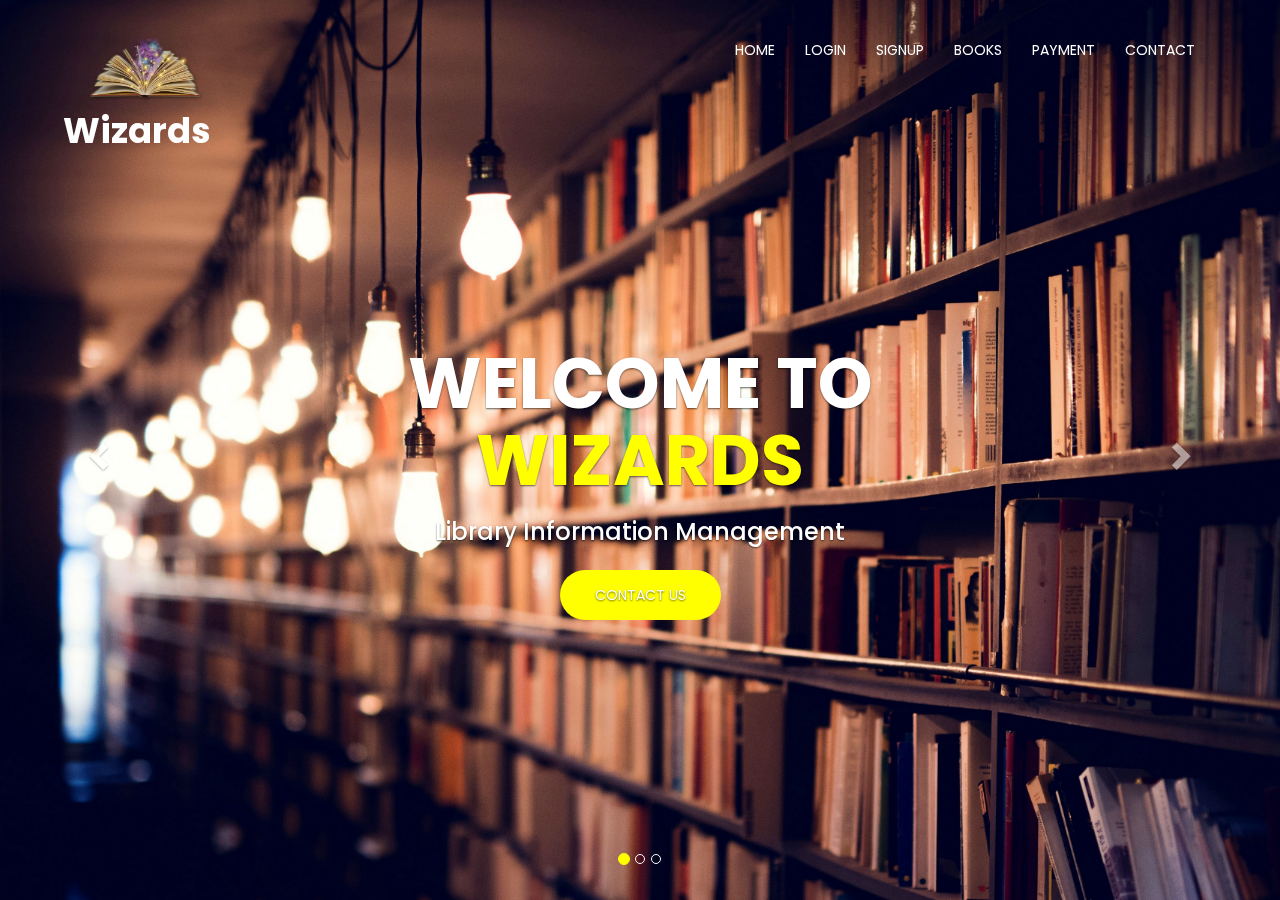
<file: library/index.html>
<!DOCTYPE html>
<html lang="en">
<head>
    <meta charset="utf-8">
    <meta http-equiv="X-UA-Compatible" content="IE=edge">
    <meta name="viewport" content="width=device-width, initial-scale=1">
    <title>Home Page</title>
    <link href="https://fonts.googleapis.com/css2?family=Poppins:wght@300;400;500;600;700;900&display=swap" rel="stylesheet">
    <link href="https://cdnjs.cloudflare.com/ajax/libs/twitter-bootstrap/3.3.7/css/bootstrap.min.css" rel="stylesheet">
    <link href="https://cdnjs.cloudflare.com/ajax/libs/animate.css/3.6.2/animate.min.css" rel="stylesheet">
    <link rel="stylesheet" href="index.css">    

</head>
<body>

    <header>
        <nav class="navbar navbar-default navbar-fixed-top navbar-inverse">
            <div class="container">
                <div class="navbar-header">
                    <button type="button" class="navbar-toggle collapsed" data-toggle="collapse" data-target="#bs-example-navbar-collapse-1" aria-expanded="false">
                        <span class="sr-only">Toggle navigation</span>
                        <span class="icon-bar"></span>
                        <span class="icon-bar"></span>
                        <span class="icon-bar"></span>
                    </button>   
                    <div class="text-center logo mb-3">
						<img src="magicbook_logo.png" width="150px">
                    </div>
                        <a class="navbar-brand" href="#">Wizards</a>
                </div>
                <div class="collapse navbar-collapse" id="bs-example-navbar-collapse-1">

                    <ul class="nav navbar-nav navbar-right">
                        <li><a href="index.html" target="_blank">Home</a></li>
                        <li><a href="login.html" target="_blank">Login</a></li>
                        <li><a href="register.html" target="_blank">SignUp</a></li>
                        <li><a href="books.html" target="_blank">Books</a></li>
                        <li><a href="payment.html" target="_blank">Payment</a></li>
                        <li><a href="contact_us.html" target="_blank">Contact</a></li>
                    </ul>
                </div><!-- /.navbar-collapse -->
            </div><!-- /.container-fluid -->
        </nav>


        <div id="carousel-example-generic" class="carousel slide" data-ride="carousel">
            <!-- Indicators -->
            <ol class="carousel-indicators">
                <li data-target="#carousel-example-generic" data-slide-to="0" class="active"></li>
                <li data-target="#carousel-example-generic" data-slide-to="1"></li>
                <li data-target="#carousel-example-generic" data-slide-to="2"></li>
            </ol>

            <!-- Wrapper for slides -->
            <div class="carousel-inner" role="listbox">
                <div class="item active">
                    <div class="banner" style="background-image: url(bookimg_5.jpg);"></div>
                    <div class="carousel-caption">
                        <h2 class="animated bounceInRight" style="animation-delay: 1s">Welcome to <span>Wizards</span></h2>
                        <h3 class="animated bounceInLeft" style="animation-delay: 2s">Library Information Management</h3>
                        <p class="animated bounceInRight" style="animation-delay: 3s"><a href="contact_us.html" target="_blank">Contact us</a></p>
                    </div>
                </div>
                <div class="item">
                    <div class="banner" style="background-image: url(bookimg_3.jpg);"></div>
                    <div class="carousel-caption">
                        <h2 class="animated slideInDown" style="animation-delay: 1s">Welcome to <span>Wizards</span></h2>
                        <h3 class="animated fadeInUp" style="animation-delay: 2s">Library Information Management</h3>
                        <p class="animated zoomIn" style="animation-delay: 3s"><a href="contact_us.html" target="_blank" >Contact us</a></p>
                    </div>
                </div>
                <div class="item">
                    <div class="banner" style="background-image: url(bookimg_4.jpg);"></div>
                    <div class="carousel-caption">
                        <h2 class="animated zoomIn" style="animation-delay: 1s">We Are <span>Diligent</span></h2>
                        <h3 class="animated fadeInLeft" style="animation-delay: 2s">Library Information Management</h3>
                        <p class="animated zoomIn" style="animation-delay: 3s"><a href="contact_us.html" target="_blank">Contact us</a></p>
                    </div>
                </div>

            </div>

            <!-- Controls -->
            <a class="left carousel-control" href="#carousel-example-generic" role="button" data-slide="prev">
                <span class="glyphicon glyphicon-chevron-left" aria-hidden="true"></span>
                <span class="sr-only">Previous</span>
            </a>
            <a class="right carousel-control" href="#carousel-example-generic" role="button" data-slide="next">
                <span class="glyphicon glyphicon-chevron-right" aria-hidden="true"></span>
                <span class="sr-only">Next</span>
            </a>
        </div>

    </header>

    <script src="https://cdnjs.cloudflare.com/ajax/libs/jquery/3.5.1/jquery.min.js"></script>
    <script src="https://cdnjs.cloudflare.com/ajax/libs/twitter-bootstrap/3.3.7/js/bootstrap.min.js"></script>
</body>
</html>
</file>
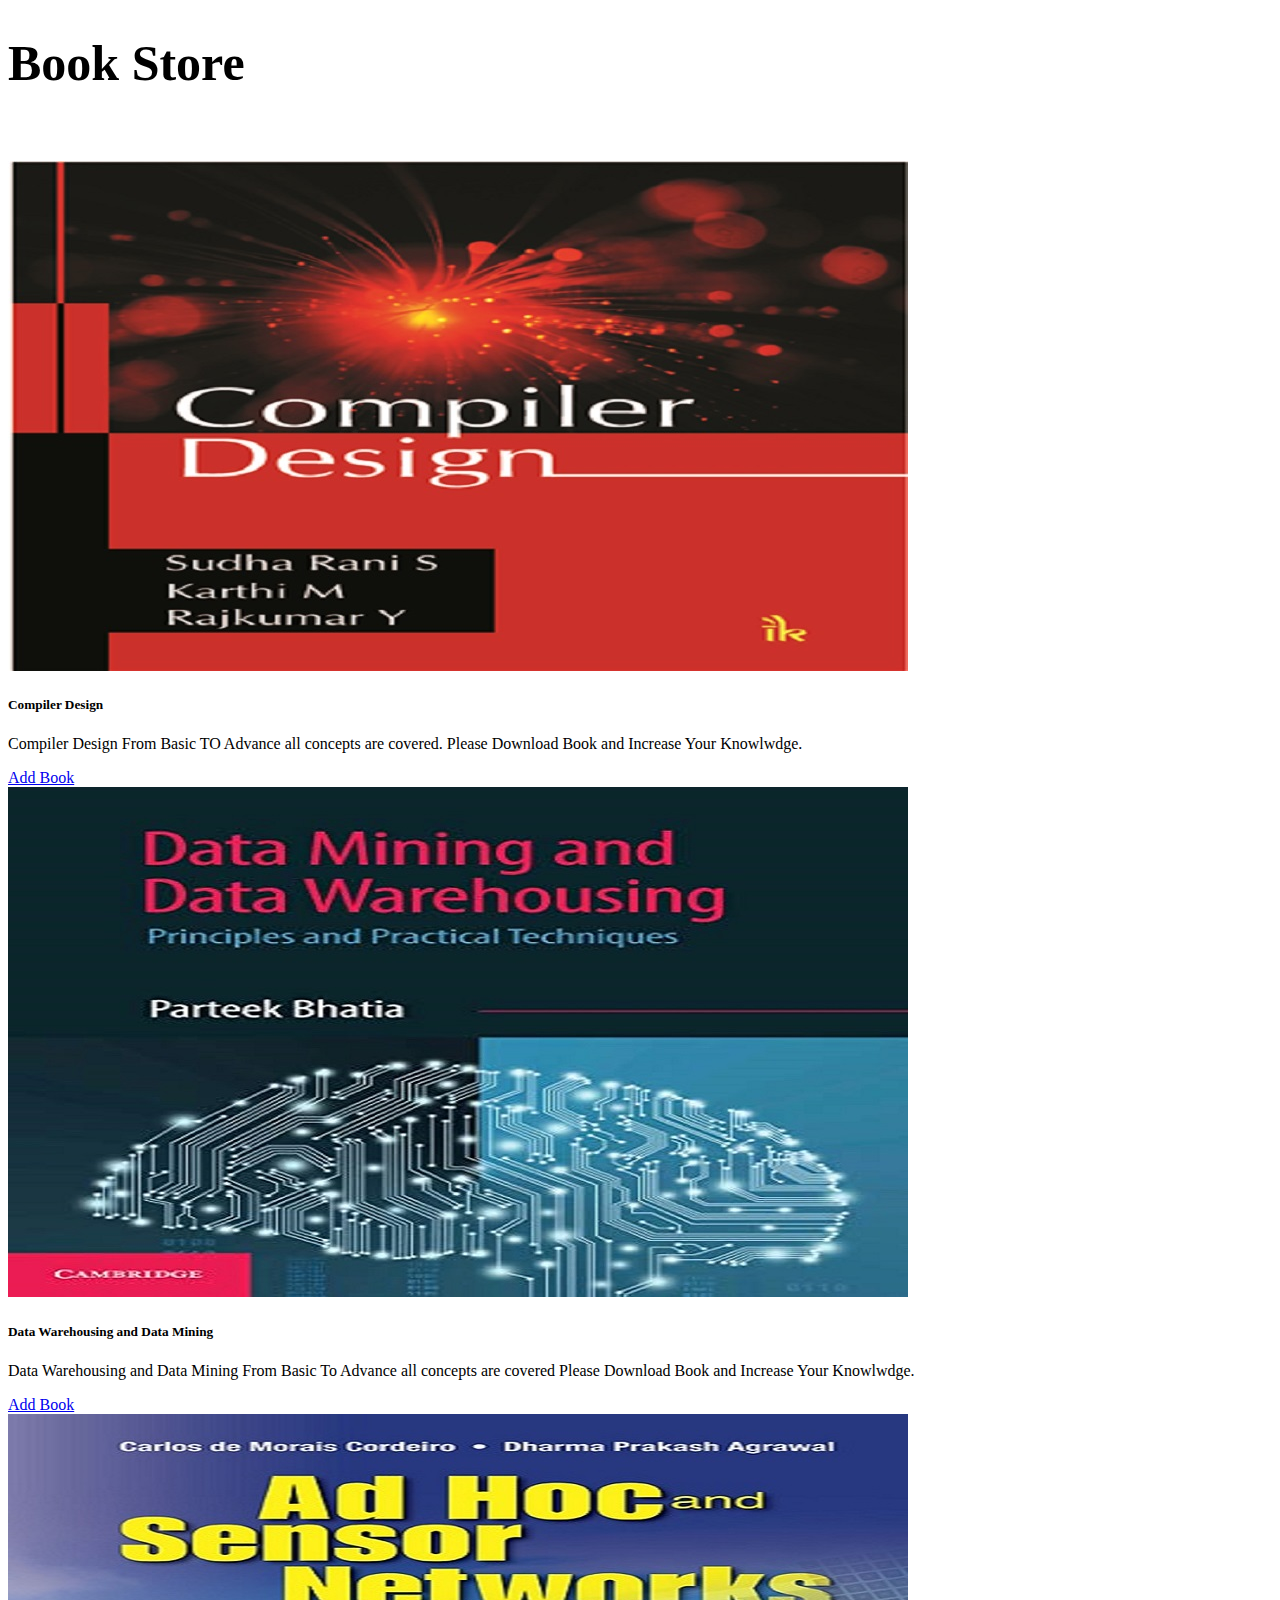
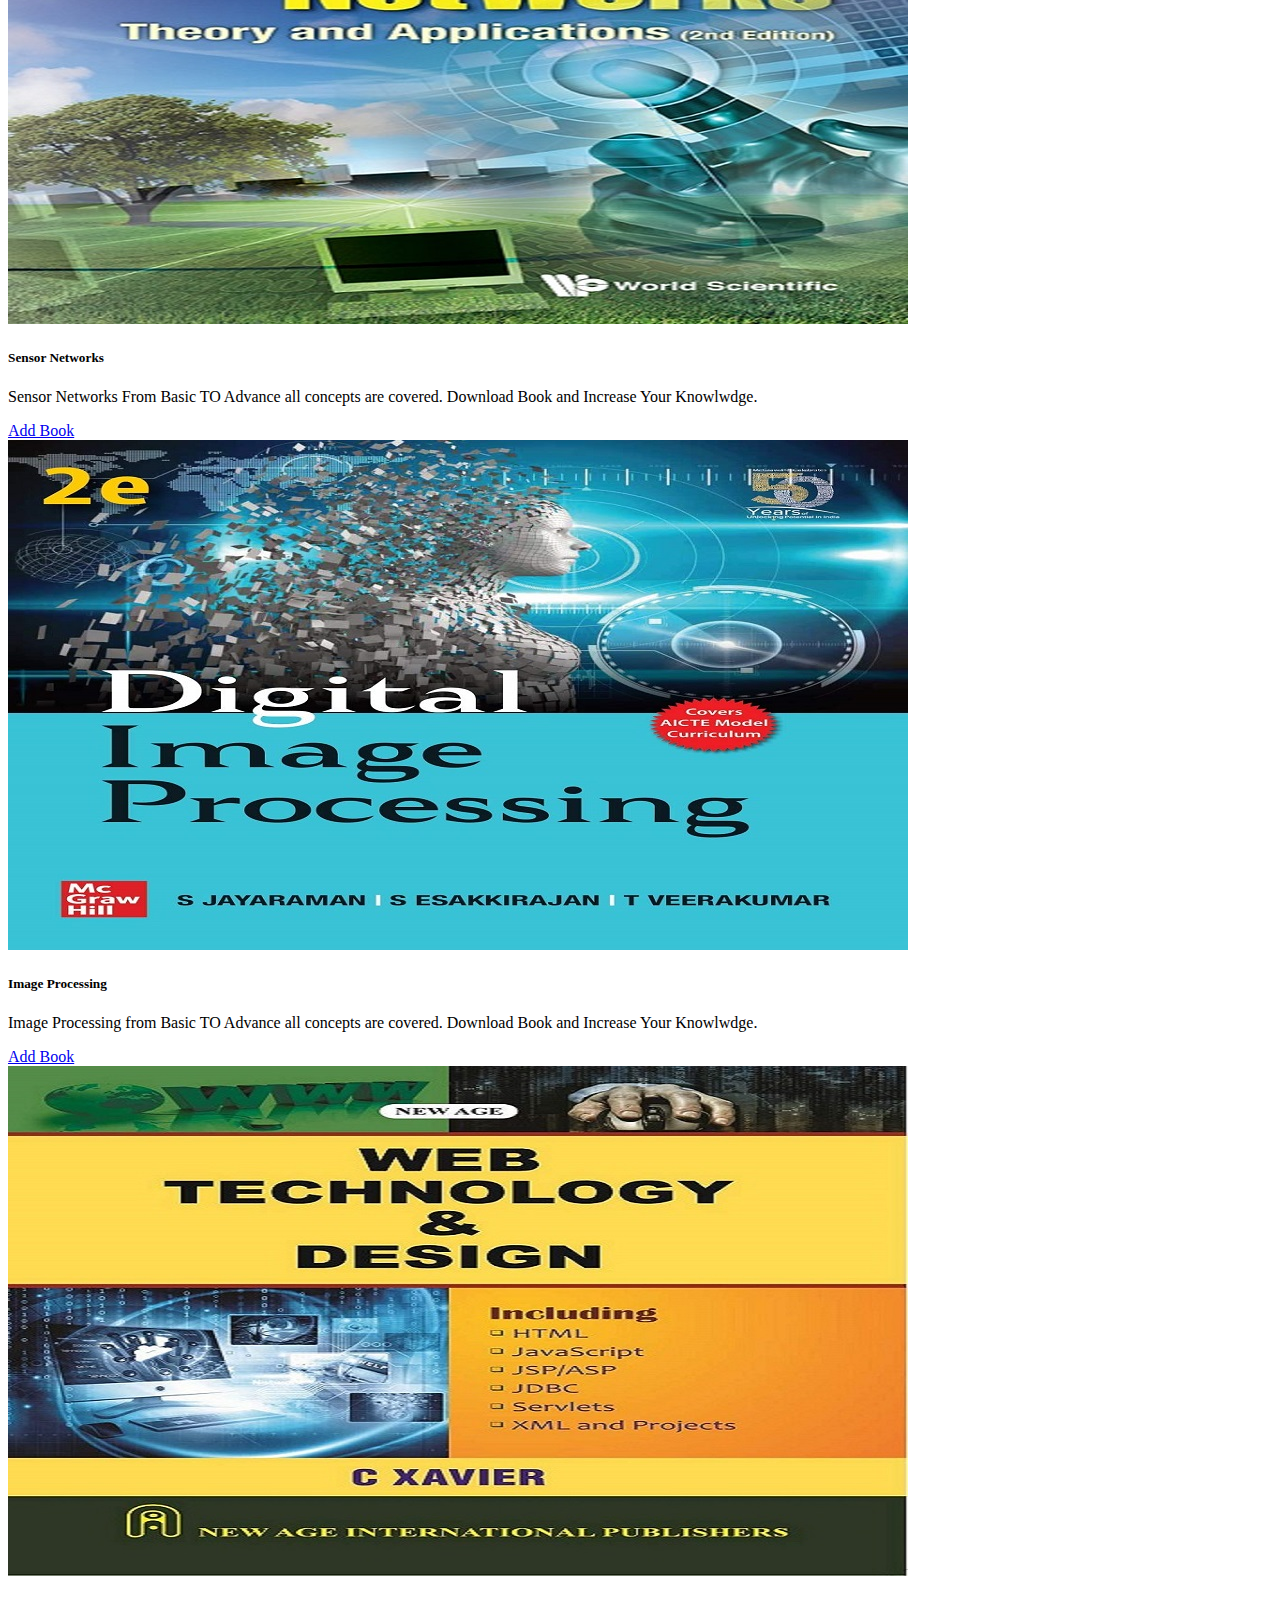
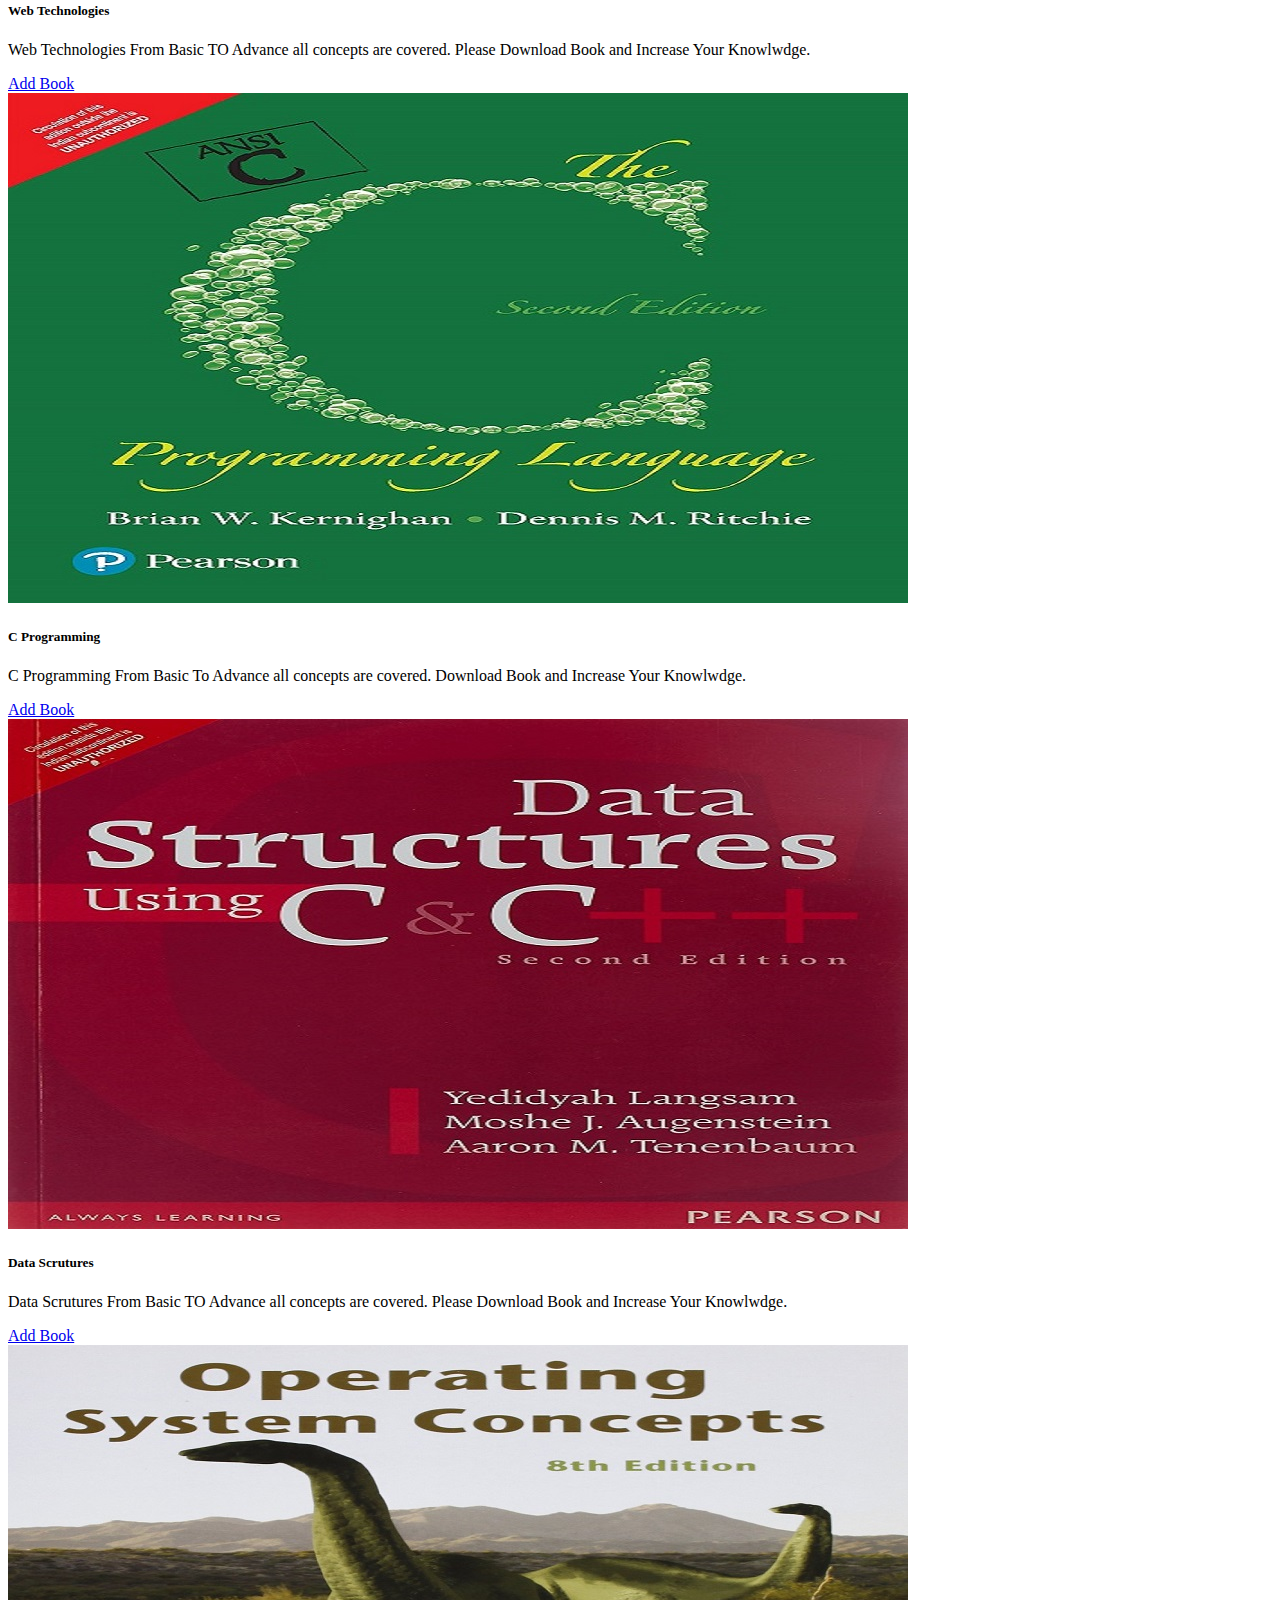
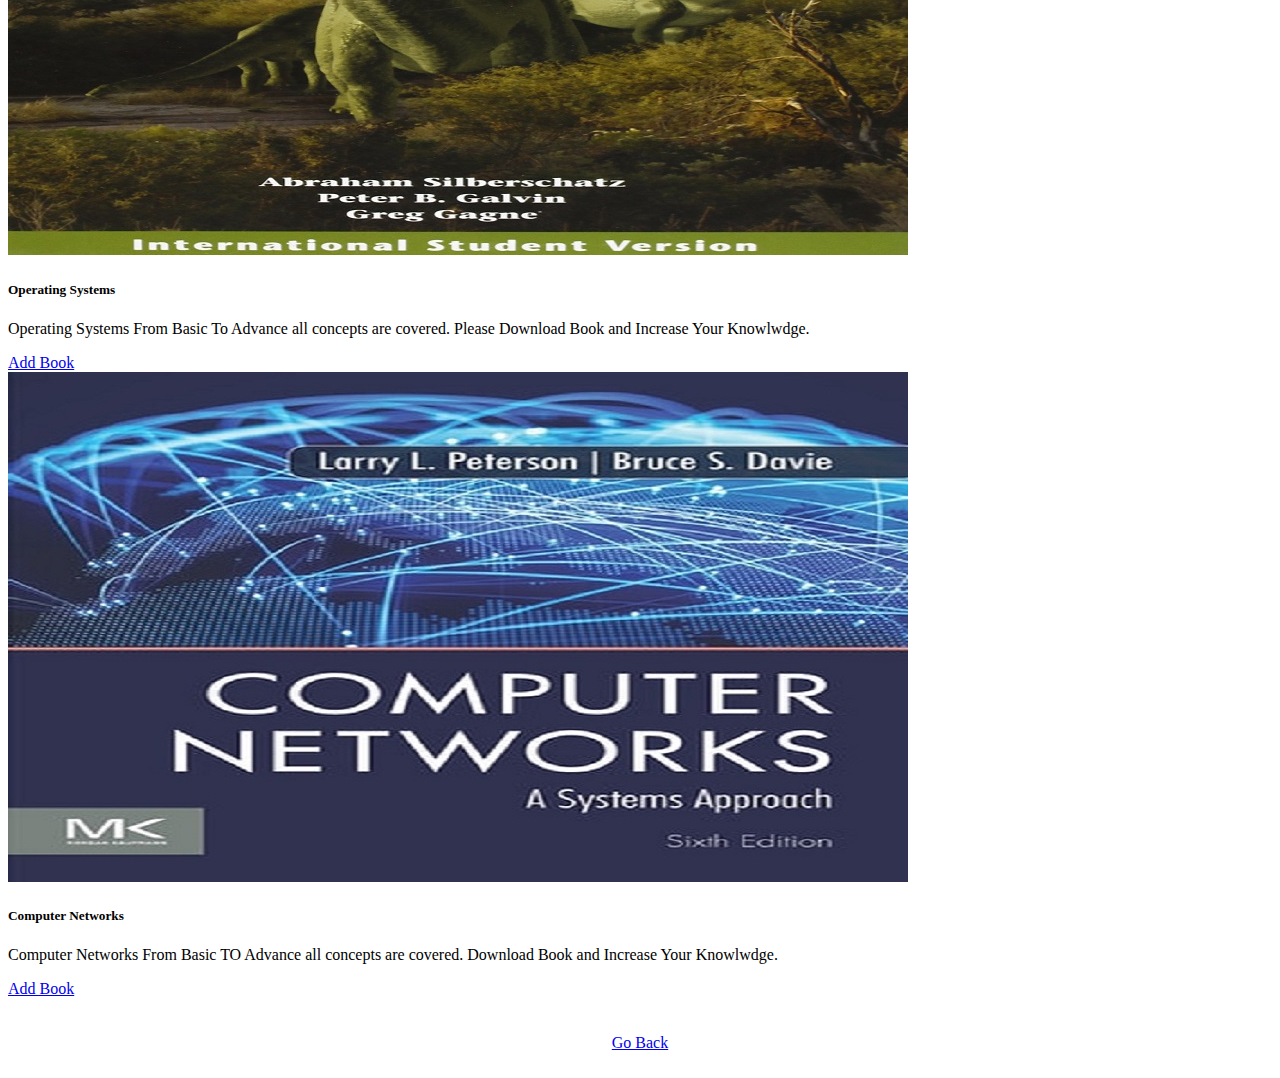
<file: books.html>
<!doctype html>
<html lang="en">

<head>
    <!-- Required meta tags -->
    <meta charset="utf-8">
    <meta name="viewport" content="width=device-width, initial-scale=1">

    <!-- Bootstrap CSS -->
    <link href="https://cdn.jsdelivr.net/npm/bootstrap@5.0.0-beta2/dist/css/bootstrap.min.css" rel="stylesheet"
        integrity="sha384-BmbxuPwQa2lc/FVzBcNJ7UAyJxM6wuqIj61tLrc4wSX0szH/Ev+nYRRuWlolflfl" crossorigin="anonymous">
        <title>Books Page</title>
</head>
<style>
  h1{
    font-size: 50px;
  }
  .gbtn{
    color: rgb(94, 193, 70);
    text-align: center;
  }
  
</style>

<body>
    <!--<nav class="navbar navbar-expand-lg navbar-dark bg-dark">
        <div class="container-fluid">
            <a class="navbar-brand" href="#">Navbar</a>
            <button class="navbar-toggler" type="button" data-bs-toggle="collapse"
                data-bs-target="#navbarSupportedContent" aria-controls="navbarSupportedContent" aria-expanded="false"
                aria-label="Toggle navigation">
                <span class="navbar-toggler-icon"></span>
            </button>
            <div class="collapse navbar-collapse" id="navbarSupportedContent">
                <ul class="navbar-nav me-auto mb-2 mb-lg-0">
                    <li class="nav-item">
                        <a class="nav-link active" aria-current="page" href="#">Home</a>
                    </li>


                </ul>

            </div>
        </div>
    </nav>-->
  

    <h1 class="text-center py-4">Book Store</h1><br><br>
    <div class="row row-cols-1 row-cols-md-3 g-4 col-md-10 m-auto">
        <div class="col">
          <div class="card">
            <img src="cd.jpg" class="card-img-top" alt="...">
            <div class="card-body">
              <h5 class="card-title">Compiler Design</h5>
              <p class="card-text">Compiler Design From Basic TO Advance all concepts are covered. Please Download Book and Increase Your Knowlwdge.</p>
              <a href="#" class="btn btn-info" data-bs-toggle="tooltip" data-bs-placement="right" title="Add Book">Add Book</a>
            </div>
          </div>
        </div>
        <div class="col">
          <div class="card">
            <img src="dwdm.jpg" class="card-img-top" alt="...">
            <div class="card-body">
              <h5 class="card-title">Data Warehousing and Data Mining</h5>
              <p class="card-text">Data Warehousing and Data Mining From Basic To Advance  all concepts are covered Please Download Book and Increase Your Knowlwdge.</p>
              <a href="#" class="btn btn-info" data-bs-toggle="tooltip" data-bs-placement="right" title="Add Book">Add Book</a>

            </div>
          </div>
        </div>
        <div class="col">
          <div class="card">
            <img src="sn.jpg" class="card-img-top" alt="...">
            <div class="card-body">
              <h5 class="card-title">Sensor Networks</h5>
              <p class="card-text">Sensor Networks From Basic TO Advance all concepts are covered. Download Book and Increase Your Knowlwdge.</p>
                <a href="#" class="btn btn-info" data-bs-toggle="tooltip" data-bs-placement="right" title="Add Book">Add Book</a>

            </div>
          </div>
        </div>
        
      </div>
    <div class="row row-cols-1 row-cols-md-3 g-4 col-md-10 m-auto">
        <div class="col">
          <div class="card">
            <img src="ip.jpg" class="card-img-top" alt="...">
            <div class="card-body">
              <h5 class="card-title">Image Processing</h5>
              <p class="card-text">Image Processing from Basic TO Advance all concepts are covered. Download Book and Increase Your Knowlwdge.</p>
                <a href="#" class="btn btn-info" data-bs-toggle="tooltip" data-bs-placement="right" title="Add Book">Add Book</a>

            </div>
          </div>
        </div>
        <div class="col">
          <div class="card">
            <img src="wt.jpg" class="card-img-top" alt="...">
            <div class="card-body">
              <h5 class="card-title">Web Technologies</h5>
              <p class="card-text">Web Technologies From Basic TO Advance all concepts are covered. Please Download Book and Increase Your Knowlwdge.</p>
                <a href="#" class="btn btn-info" data-bs-toggle="tooltip" data-bs-placement="right" title="Add Book">Add Book</a>

            </div>
          </div>
        </div>
        <div class="col">
          <div class="card">
            <img src="c.jpg" class="card-img-top" alt="...">
            <div class="card-body">
              <h5 class="card-title">C Programming</h5>
              <p class="card-text">C Programming From Basic To Advance all concepts are covered. Download Book and Increase Your Knowlwdge.</p>
                            <a href="#" class="btn btn-info" data-bs-toggle="tooltip" data-bs-placement="right" title="Add Book">Add Book</a>

            </div>
          </div>
        </div>
      </div>
          
      <div class="row row-cols-1 row-cols-md-3 g-4 col-md-10 m-auto">
        <div class="col">
          <div class="card">
            <img src="ds.jpg" class="card-img-top" alt="...">
            <div class="card-body">
              <h5 class="card-title">Data Scrutures</h5>
              <p class="card-text">Data Scrutures From Basic TO Advance all concepts are covered. Please Download Book and Increase Your Knowlwdge.</p>
              <a href="#" class="btn btn-info" data-bs-toggle="tooltip" data-bs-placement="right" title="Add Book">Add Book</a>
            </div>
          </div>
        </div>
        <div class="col">
          <div class="card">
            <img src="os.jpg" class="card-img-top" alt="...">
            <div class="card-body">
              <h5 class="card-title">Operating Systems</h5>
              <p class="card-text">Operating Systems From Basic To Advance all concepts are covered. Please Download Book and Increase Your Knowlwdge.</p>
              <a href="#" class="btn btn-info" data-bs-toggle="tooltip" data-bs-placement="right" title="Add Book">Add Book</a>

            </div>
          </div>
        </div>
        <div class="col">
          <div class="card">
            <img src="cn.jpg" class="card-img-top" alt="...">
            <div class="card-body">
              <h5 class="card-title">Computer Networks</h5>
              <p class="card-text">Computer Networks From Basic TO Advance all concepts are covered. Download Book and Increase Your Knowlwdge.</p>
                <a href="#" class="btn btn-info" data-bs-toggle="tooltip" data-bs-placement="right" title="Add Book">Add Book</a>

            </div>
          </div>
        </div>
        
      </div>  <br><br>
      <div class="gbtn">  
        <a href="home.html" button type="button" class="btn btn-success btn-lg">Go Back</button> </a>
    </div> <br>
      
    <!-- Optional JavaScript; choose one of the two! -->

    <!-- Option 1: Bootstrap Bundle with Popper -->
    <script src="https://cdn.jsdelivr.net/npm/bootstrap@5.0.0-beta2/dist/js/bootstrap.bundle.min.js"
        integrity="sha384-b5kHyXgcpbZJO/tY9Ul7kGkf1S0CWuKcCD38l8YkeH8z8QjE0GmW1gYU5S9FOnJ0"
        crossorigin="anonymous"></script>

    <!-- Option 2: Separate Popper and Bootstrap JS -->
    <!--
    <script src="https://cdn.jsdelivr.net/npm/@popperjs/core@2.6.0/dist/umd/popper.min.js" integrity="sha384-KsvD1yqQ1/1+IA7gi3P0tyJcT3vR+NdBTt13hSJ2lnve8agRGXTTyNaBYmCR/Nwi" crossorigin="anonymous"></script>
    <script src="https://cdn.jsdelivr.net/npm/bootstrap@5.0.0-beta2/dist/js/bootstrap.min.js" integrity="sha384-nsg8ua9HAw1y0W1btsyWgBklPnCUAFLuTMS2G72MMONqmOymq585AcH49TLBQObG" crossorigin="anonymous"></script>
    -->
</body>

<script>
    var tooltipTriggerList = [].slice.call(document.querySelectorAll('[data-bs-toggle="tooltip"]'))
var tooltipList = tooltipTriggerList.map(function (tooltipTriggerEl) {
  return new bootstrap.Tooltip(tooltipTriggerEl)
})
</script>
</html>
</file>
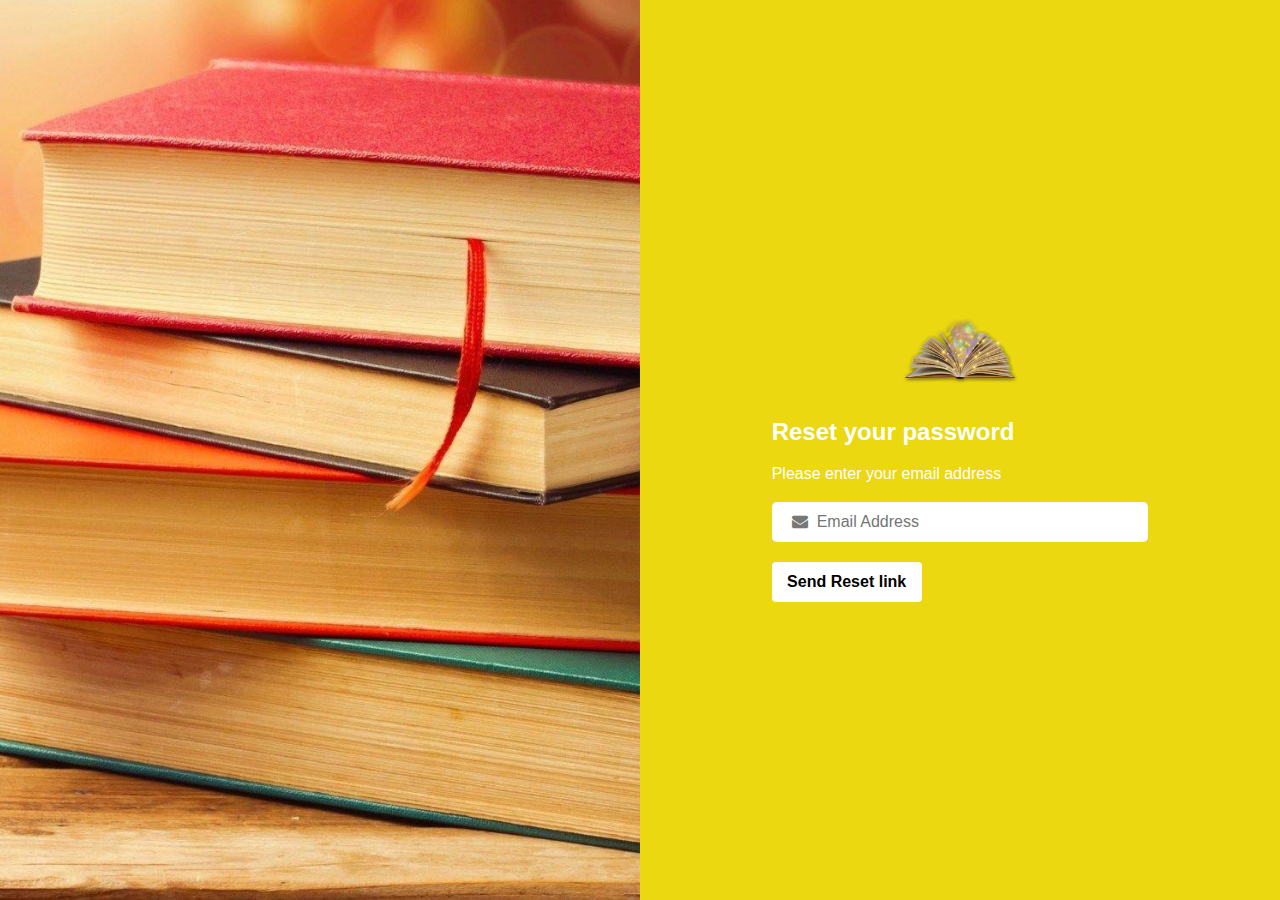
<file: forget.html>
<!DOCTYPE html>
<html>
<head>
	<title>Forgot Page</title>
	<meta charset="utf-8">
	<meta name="viewport" content="width=device-width, initial-scale=1, shrink-to-fit=no">
	<link rel="stylesheet" type="text/css" href="style.css">
	<link rel="stylesheet" href="https://stackpath.bootstrapcdn.com/bootstrap/4.3.1/css/bootstrap.min.css">
	<script src="https://code.jquery.com/jquery-3.3.1.slim.min.js"></script>
	<link href="https://stackpath.bootstrapcdn.com/font-awesome/4.7.0/css/font-awesome.min.css" rel="stylesheet">
</head>
<body>
	<div class="container-fluid">
		<div class="row">
			<div class="col-lg-6 col-md-6 d-none d-md-block image-container"></div>

			<div class="col-lg-6 col-md-6 form-container">
				<div class="col-lg-8 col-md-12 col-sm-9 col-xs-12 form-box">
					<div class="text-center logo mb-3">
						<img src="magicbook_logo.png" width="150px">
					</div>
					<div class=" reset-form d-block">
						<form class="reset-password-form">
							<h4 class="mb-3">Reset your password</h4>
							<p class="mb-3 text-white">Please enter your email address</p>
							<div class="form-input">
								<span><i class="fa fa-envelope"></i></span>
								<input type="email" placeholder="Email Address" required>
							</div>
							<div class="mb-3">
								<button class="btn" type="submit">Send Reset link</button>
							</div>
						</form>
					</div>
					<div class="reset-confirmation d-none">
						<div class="mb-4">
							<h4 class="mb-3">Link was send</h4>
							<h6 class="text-white">Please check your inbox</h6>
						</div>
						<div>
							<a href="login.html">
								<button type="submit" class="btn">Login Now</button>
							</a>
						</div>
					</div>
				</div>
			</div>
		</div>
	</div>

	<script type="text/javascript">
		function PasswordReset(){
			$('form.reset-password-form').on('submit', function(e){
				e.preventDefault();
				$('.reset-form').removeClass('d-block').addClass('d-none');

				$('.reset-confirmation').addClass('d-block');
			});
		}

		window.addEventListener('load', function(){
			PasswordReset();
		})
	</script>
</body>
</html>
</file>
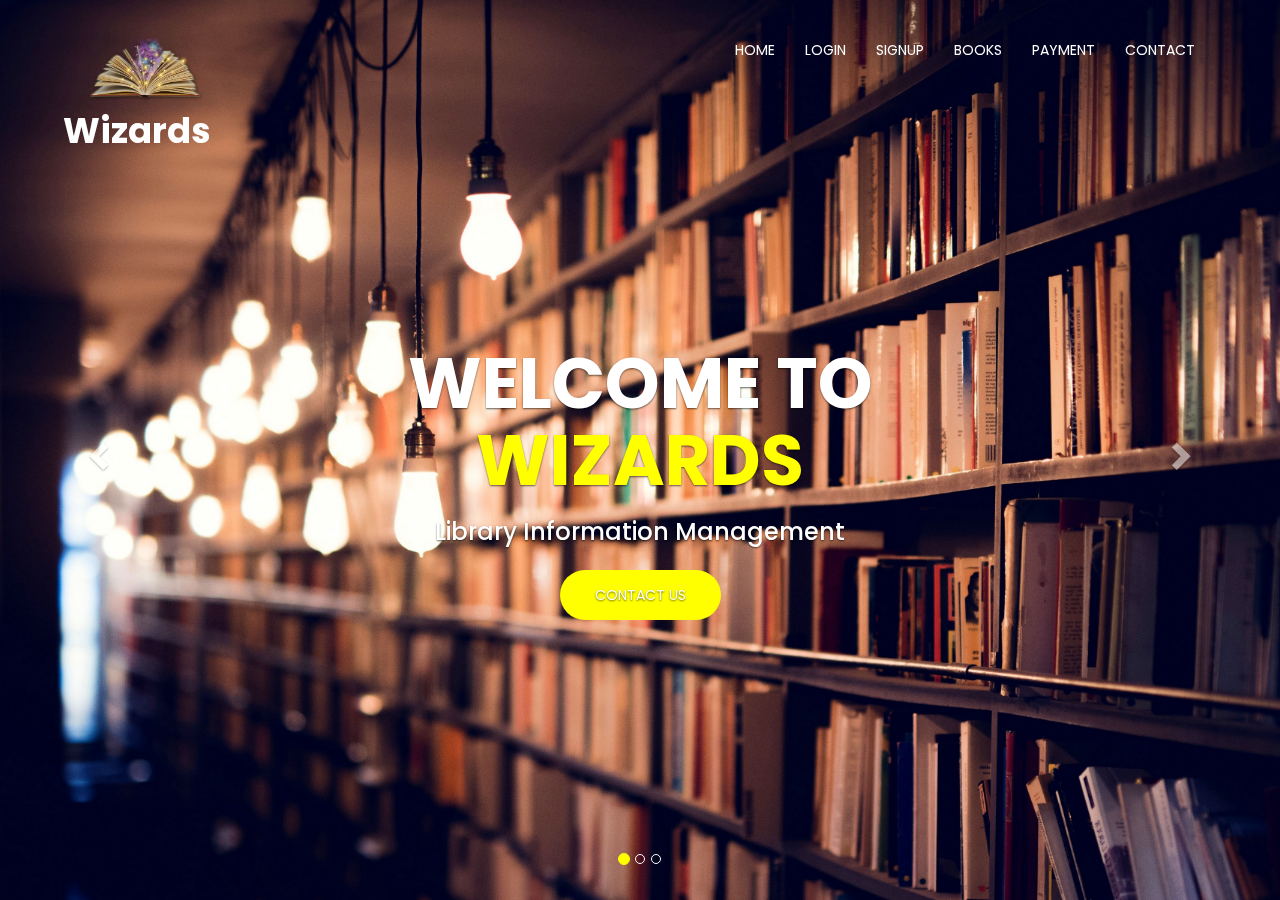
<file: home.html>
<!DOCTYPE html>
<html lang="en">
<head>
    <meta charset="utf-8">
    <meta http-equiv="X-UA-Compatible" content="IE=edge">
    <meta name="viewport" content="width=device-width, initial-scale=1">
    <title>Home Page</title>
    <link href="https://fonts.googleapis.com/css2?family=Poppins:wght@300;400;500;600;700;900&display=swap" rel="stylesheet">
    <link href="https://cdnjs.cloudflare.com/ajax/libs/twitter-bootstrap/3.3.7/css/bootstrap.min.css" rel="stylesheet">
    <link href="https://cdnjs.cloudflare.com/ajax/libs/animate.css/3.6.2/animate.min.css" rel="stylesheet">
    <link rel="stylesheet" href="home.css">    

</head>
<body>

    <header>
        <nav class="navbar navbar-default navbar-fixed-top navbar-inverse">
            <div class="container">
                <div class="navbar-header">
                    <button type="button" class="navbar-toggle collapsed" data-toggle="collapse" data-target="#bs-example-navbar-collapse-1" aria-expanded="false">
                        <span class="sr-only">Toggle navigation</span>
                        <span class="icon-bar"></span>
                        <span class="icon-bar"></span>
                        <span class="icon-bar"></span>
                    </button>   
                    <div class="text-center logo mb-3">
						<img src="magicbook_logo.png" width="150px">
                    </div>
                        <a class="navbar-brand" href="#">Wizards</a>
                </div>
                <div class="collapse navbar-collapse" id="bs-example-navbar-collapse-1">

                    <ul class="nav navbar-nav navbar-right">
                        <li><a href="home.html" target="_blank">Home</a></li>
                        <li><a href="login.html" target="_blank">Login</a></li>
                        <li><a href="register.html" target="_blank">SignUp</a></li>
                        <li><a href="books.html" target="_blank">Books</a></li>
                        <li><a href="payment.html" target="_blank">Payment</a></li>
                        <li><a href="contact_us.html" target="_blank">Contact</a></li>
                    </ul>
                </div><!-- /.navbar-collapse -->
            </div><!-- /.container-fluid -->
        </nav>


        <div id="carousel-example-generic" class="carousel slide" data-ride="carousel">
            <!-- Indicators -->
            <ol class="carousel-indicators">
                <li data-target="#carousel-example-generic" data-slide-to="0" class="active"></li>
                <li data-target="#carousel-example-generic" data-slide-to="1"></li>
                <li data-target="#carousel-example-generic" data-slide-to="2"></li>
            </ol>

            <!-- Wrapper for slides -->
            <div class="carousel-inner" role="listbox">
                <div class="item active">
                    <div class="banner" style="background-image: url(bookimg_5.jpg);"></div>
                    <div class="carousel-caption">
                        <h2 class="animated bounceInRight" style="animation-delay: 1s">Welcome to <span>Wizards</span></h2>
                        <h3 class="animated bounceInLeft" style="animation-delay: 2s">Library Information Management</h3>
                        <p class="animated bounceInRight" style="animation-delay: 3s"><a href="contact_us.html" target="_blank">Contact us</a></p>
                    </div>
                </div>
                <div class="item">
                    <div class="banner" style="background-image: url(bookimg_3.jpg);"></div>
                    <div class="carousel-caption">
                        <h2 class="animated slideInDown" style="animation-delay: 1s">Welcome to <span>Wizards</span></h2>
                        <h3 class="animated fadeInUp" style="animation-delay: 2s">Library Information Management</h3>
                        <p class="animated zoomIn" style="animation-delay: 3s"><a href="contact_us.html" target="_blank" >Contact us</a></p>
                    </div>
                </div>
                <div class="item">
                    <div class="banner" style="background-image: url(bookimg_4.jpg);"></div>
                    <div class="carousel-caption">
                        <h2 class="animated zoomIn" style="animation-delay: 1s">We Are <span>Diligent</span></h2>
                        <h3 class="animated fadeInLeft" style="animation-delay: 2s">Library Information Management</h3>
                        <p class="animated zoomIn" style="animation-delay: 3s"><a href="contact_us.html" target="_blank">Contact us</a></p>
                    </div>
                </div>

            </div>

            <!-- Controls -->
            <a class="left carousel-control" href="#carousel-example-generic" role="button" data-slide="prev">
                <span class="glyphicon glyphicon-chevron-left" aria-hidden="true"></span>
                <span class="sr-only">Previous</span>
            </a>
            <a class="right carousel-control" href="#carousel-example-generic" role="button" data-slide="next">
                <span class="glyphicon glyphicon-chevron-right" aria-hidden="true"></span>
                <span class="sr-only">Next</span>
            </a>
        </div>

    </header>

    <script src="https://cdnjs.cloudflare.com/ajax/libs/jquery/3.5.1/jquery.min.js"></script>
    <script src="https://cdnjs.cloudflare.com/ajax/libs/twitter-bootstrap/3.3.7/js/bootstrap.min.js"></script>
</body>
</html>
</file>
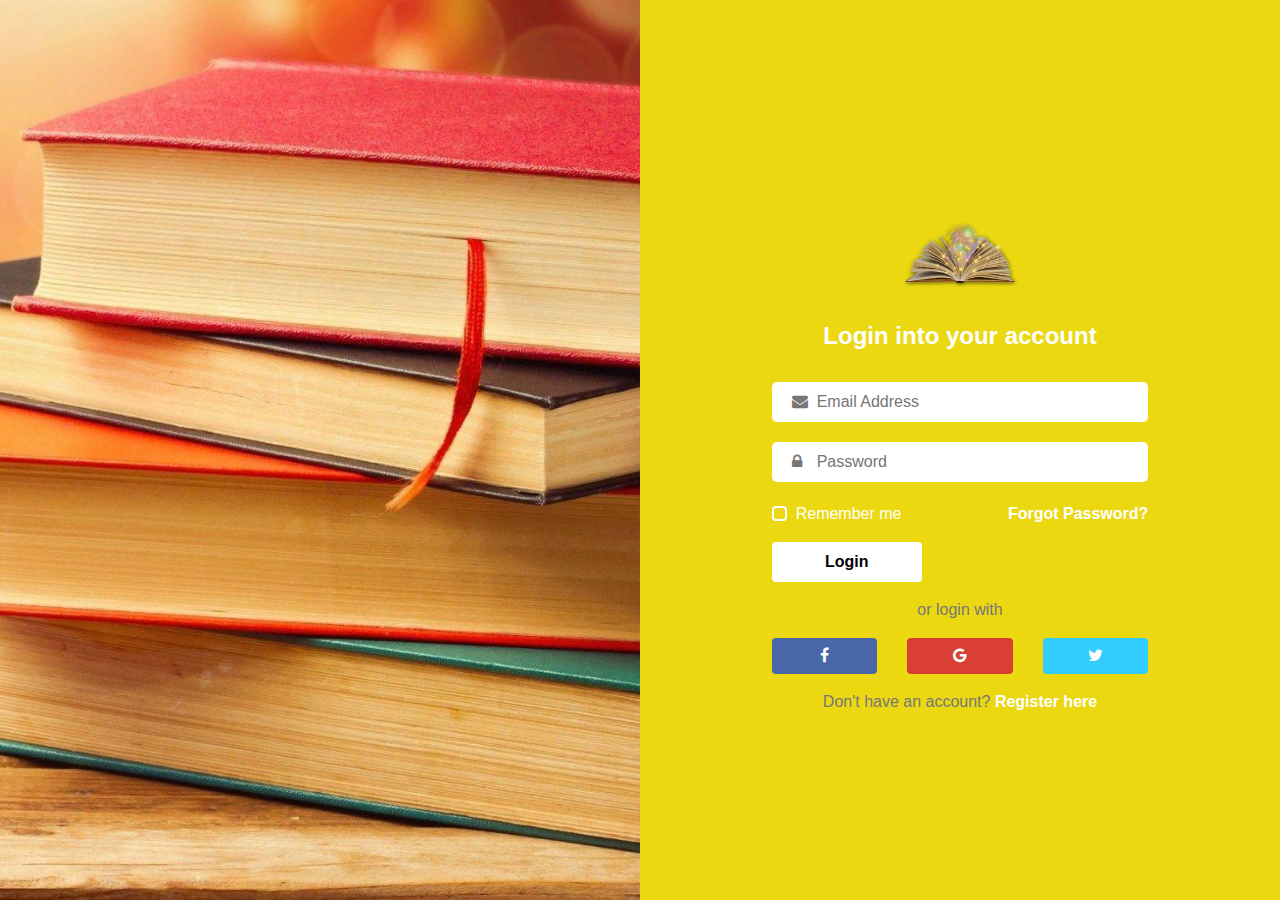
<file: login.html>
<!DOCTYPE html>
<html>
<head>
	<title>Login Page</title>
	<meta charset="utf-8">
	<meta name="viewport" content="width=device-width, initial-scale=1, shrink-to-fit=no">
	<link rel="stylesheet" type="text/css" href="style.css">
	<link rel="stylesheet" href="https://stackpath.bootstrapcdn.com/bootstrap/4.3.1/css/bootstrap.min.css">
	<script src="https://code.jquery.com/jquery-3.3.1.slim.min.js"></script>
	<link href="https://stackpath.bootstrapcdn.com/font-awesome/4.7.0/css/font-awesome.min.css" rel="stylesheet">
</head>
<body>
	<div class="container-fluid">
		<div class="row">
			<div class="col-lg-6 col-md-6 d-none d-md-block image-container"></div>

			<div class="col-lg-6 col-md-6 form-container">
				<div class="col-lg-8 col-md-12 col-sm-9 col-xs-12 form-box text-center">
					<div class="logo mb-3">
						<img src="magicbook_logo.png" width="150px">
					</div>
					<div class="heading mb-4">
						<h4>Login into your account</h4>
					</div>
					<form>
						<div class="form-input">
							<span><i class="fa fa-envelope"></i></span>
							<input type="email" placeholder="Email Address" required>
						</div>
						<div class="form-input">
							<span><i class="fa fa-lock"></i></span>
							<input type="password" placeholder="Password" required>
						</div>
						<div class="row mb-3">
							<div class="col-6 d-flex">
								<div class="custom-control custom-checkbox">
									<input type="checkbox" class="custom-control-input" id="cb1">
									<label class="custom-control-label text-white" for="cb1">Remember me</label>
								</div>
							</div>
							<div class="col-6 text-right">
								<a href="forget.html" target="_blank" class="forget-link">Forgot Password?</a>
							</div>
						</div>
						<div class="text-left mb-3">
							<button type="submit" class="btn">Login</button>
						</div>
						<div class="text-center mb-2">
							<div class="mb-3" style="color: #777">or login with</div>
							<div class="row mb-3">
								<div class="col-4">
									<a href="" class="btn btn-block btn-social btn-facebook">
										<i class="fa fa-facebook"></i>
									</a>
								</div>
	
								<div class="col-4">
									<a href="" class="btn btn-block btn-social btn-google">
										<i class="fa fa-google"></i>
									</a>
								</div>
								
								<div class="col-4">
									<a href="" class="btn btn-block btn-social btn-twitter">
										<i class="fa fa-twitter"></i>
									</a>
								</div>
							</div>

						</div>
						<div style="color: #777">Don't have an account?
							<a href="register.html" target="_blank" class="register-link">Register here</a>
						</div>
					</form>
				</div>
			</div>
		</div>
	</div>
</body>
</html>
</file>
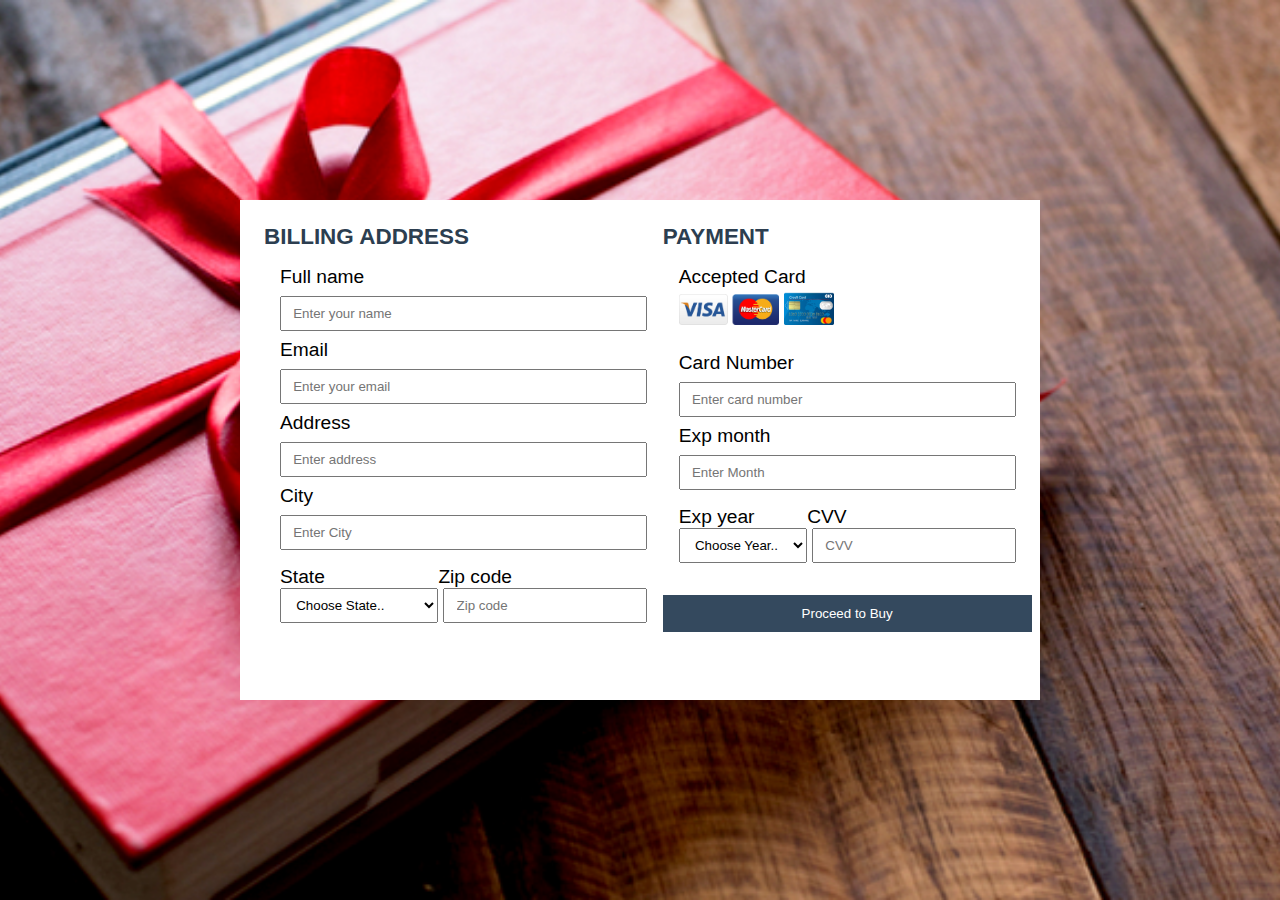
<file: payment.html>
<!DOCTYPE html>
<html>
<head>
	<meta charset="utf-8">
	<meta name="viewport" content="width=device-width, initial-scale=1">
	<title>Payment Page</title>
	<link rel="stylesheet" type="text/css" href="payment.css">
</head>
<body>
<header>
	<div class="container">
		<div class="left">
			<h3>BILLING ADDRESS</h3>
			<form>
				Full name
				<input type="text" name="" placeholder="Enter your name" required>
				Email
				<input type="text" name="" placeholder="Enter your email" required>

				Address
				<input type="text" name="" placeholder="Enter address">
				
				City
				<input type="text" name="" placeholder="Enter City">
				<div id="zip">
					<label>
					State
						<select>
							<option>Choose State..</option>
							<option>Andhra Pradesh</option>
							<option> Arunachal Pradesh</option>
                            <option>Assam</option>
                            <option>Bihar</option>
                            <option>Chhattisgarh</option>
                            <option>Goa </option>
                            <option>Gujarat</option>
                            <option>Haryana</option>
                            <option>Himachal Pradesh</option>
                            <option>Jharkhand</option>
                            <option>Karnataka</option> 
                            <option>Kerala</option> 
                            <option>Madhya Pradesh</option> 
                            <option>Maharashtra</option> 
                            <option>Manipur</option> 
                            <option>Meghalaya</option> 
                            <option>Mizoram</option> 
                            <option>Nagaland</option>  
                            <option>Odisha</option> 
                            <option>Punjab</option> 
                            <option>Rajasthan</option> 
                            <option>Sikkim</option> 
                            <option>Tamil Nadu</option> 
                            <option>Telangana</option> 
                            <option>Tripura</option> 
                            <option>Uttar Pradesh</option>  
                            <option>Uttarakhand</option> 
                            <option>West Bengal</option> 
							
						</select>
					</label>
						<label>
						Zip code
						<input type="number" name="" placeholder="Zip code">
					</label>
				</div>
			</form>
		</div>
		<div class="right">
			<h3>PAYMENT</h3>
			<form>
				Accepted Card <br>
				<img src="card1.png" width="100">
				<img src="card2.png" width="50">
				<br><br>

				Card Number
			<input type="text" name="card number" placeholder="Enter card number" required>
				
				Exp month
				<input type="text" name="" placeholder="Enter Month" required>
				<div id="zip">
					<label>
						Exp year
						<select>
							<option>Choose Year..</option>
							<option>2022</option>
							<option>2023</option>
							<option>2024</option>
							<option>2025</option>
						</select>
					</label>
						<label>
						CVV
						<input type="number" name="" required placeholder="CVV" >
					</label>
				</div>
			</form>
		     <input type="submit" name="" value="Proceed to Buy">
		</div>
	</div>
</header>
</body>
</html>
</file>
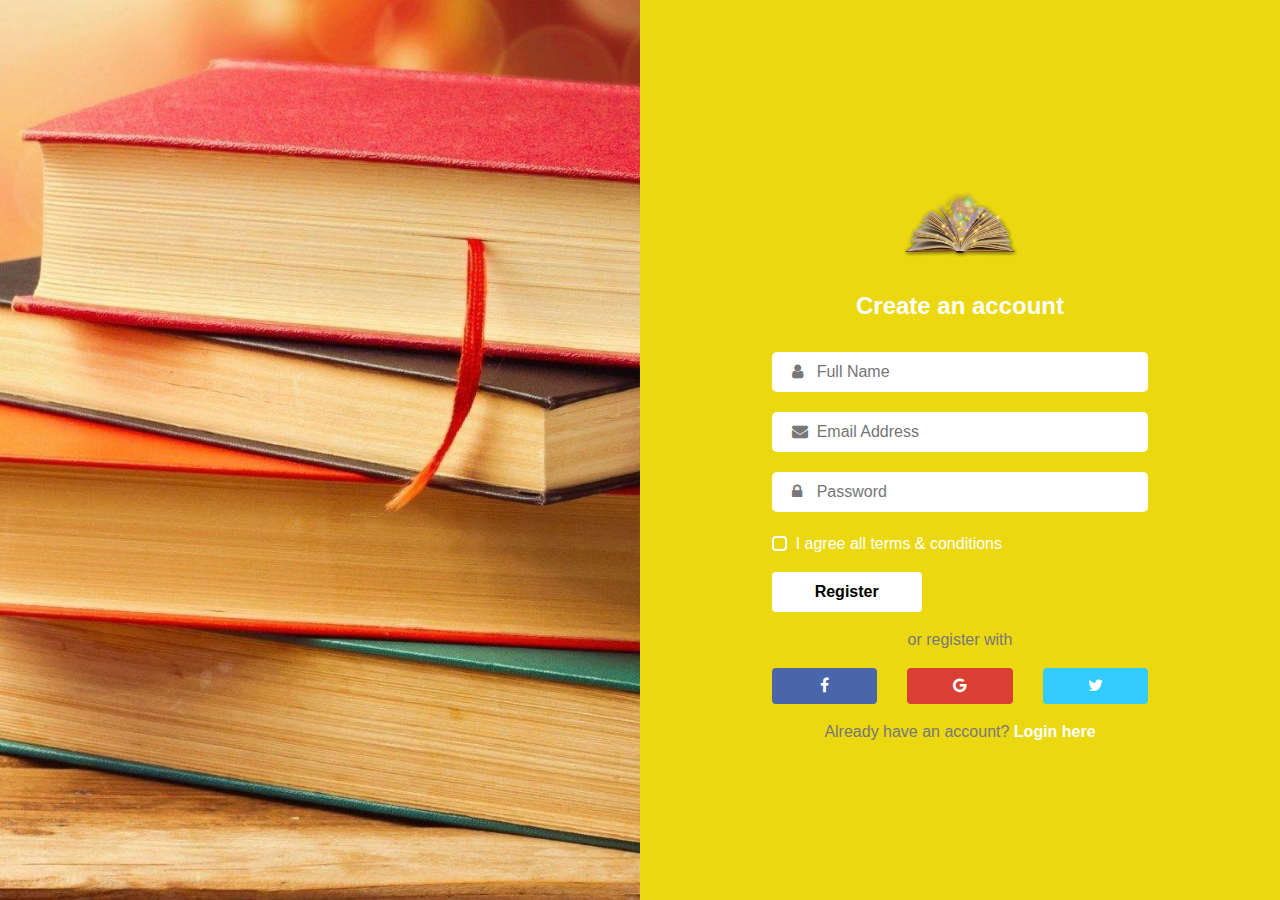
<file: register.html>
<!DOCTYPE html>
<html>
<head>
	<title>Register Page</title>
	<meta charset="utf-8">
	<meta name="viewport" content="width=device-width, initial-scale=1, shrink-to-fit=no">
	<link rel="stylesheet" type="text/css" href="style.css">
	<link rel="stylesheet" href="https://stackpath.bootstrapcdn.com/bootstrap/4.3.1/css/bootstrap.min.css">
	<script src="https://code.jquery.com/jquery-3.3.1.slim.min.js"></script>
	<link href="https://stackpath.bootstrapcdn.com/font-awesome/4.7.0/css/font-awesome.min.css" rel="stylesheet">
</head>
<body>
	<div class="container-fluid">
		<div class="row">
			<div class="col-lg-6 col-md-6 d-none d-md-block image-container"></div>

			<div class="col-lg-6 col-md-6 form-container">
				<div class="col-lg-8 col-md-12 col-sm-9 col-xs-12 form-box text-center">
					<div class="logo mb-3">
						<img src="magicbook_logo.png" width="150px">
					</div>
					<div class="heading mb-4">
						<h4>Create an account</h4>
					</div>
					<form>
						<div class="form-input">
							<span><i class="fa fa-user"></i></span>
							<input type="text" placeholder="Full Name" required>
						</div>
						<div class="form-input">
							<span><i class="fa fa-envelope"></i></span>
							<input type="email" placeholder="Email Address" required>
						</div>
						<div class="form-input">
							<span><i class="fa fa-lock"></i></span>
							<input type="password" placeholder="Password" required>
						</div>
						<div class="row mb-3">
							<div class="col-12 d-flex">
								<div class="custom-control custom-checkbox">
									<input type="checkbox" class="custom-control-input" id="cb1">
									<label class="custom-control-label text-white" for="cb1">I agree all terms & conditions</label>
								</div>
							</div>
						</div>
						<div class="text-left mb-3">
							<button type="submit" class="btn">Register</button>
						</div>
						<div class="text-center mb-2">
							<div class="mb-3" style="color: #777">or register with</div>
							 <div class="row mb-3">
								<div class="col-4">
									<a href="" class="btn btn-block btn-social btn-facebook">
										<i class="fa fa-facebook"></i>
									</a>
								</div>
	
								<div class="col-4">
									<a href="" class="btn btn-block btn-social btn-google">
										<i class="fa fa-google"></i>
									</a>
								</div>
								
								<div class="col-4">
									<a href="" class="btn btn-block btn-social btn-twitter">
										<i class="fa fa-twitter"></i>
									</a>
								</div>
							</div>
						</div>
						<div style="color: #777">Already have an account?
							<a href="login.html" target="_blank" class="login-link">Login here</a>
						</div>
					</form>
				</div>
			</div>
		</div>
	</div>
</body>
</html>
</file>
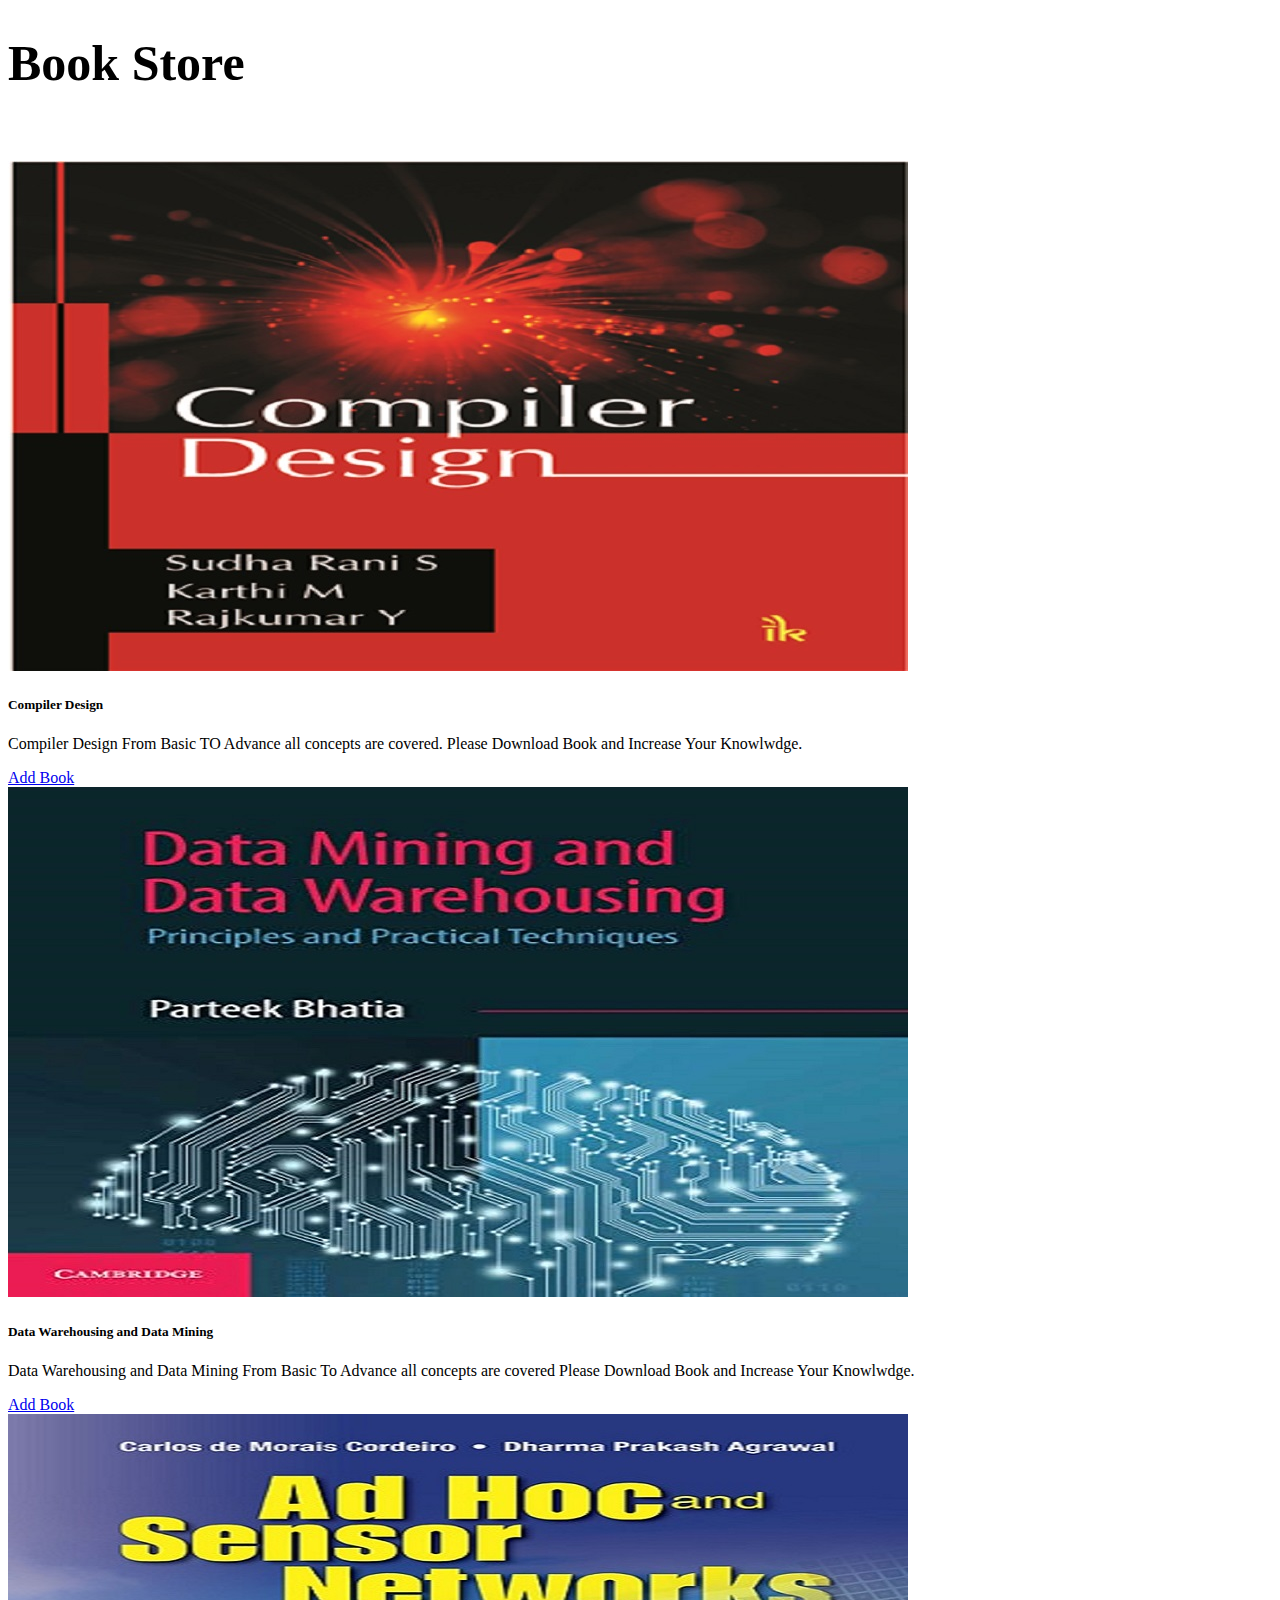
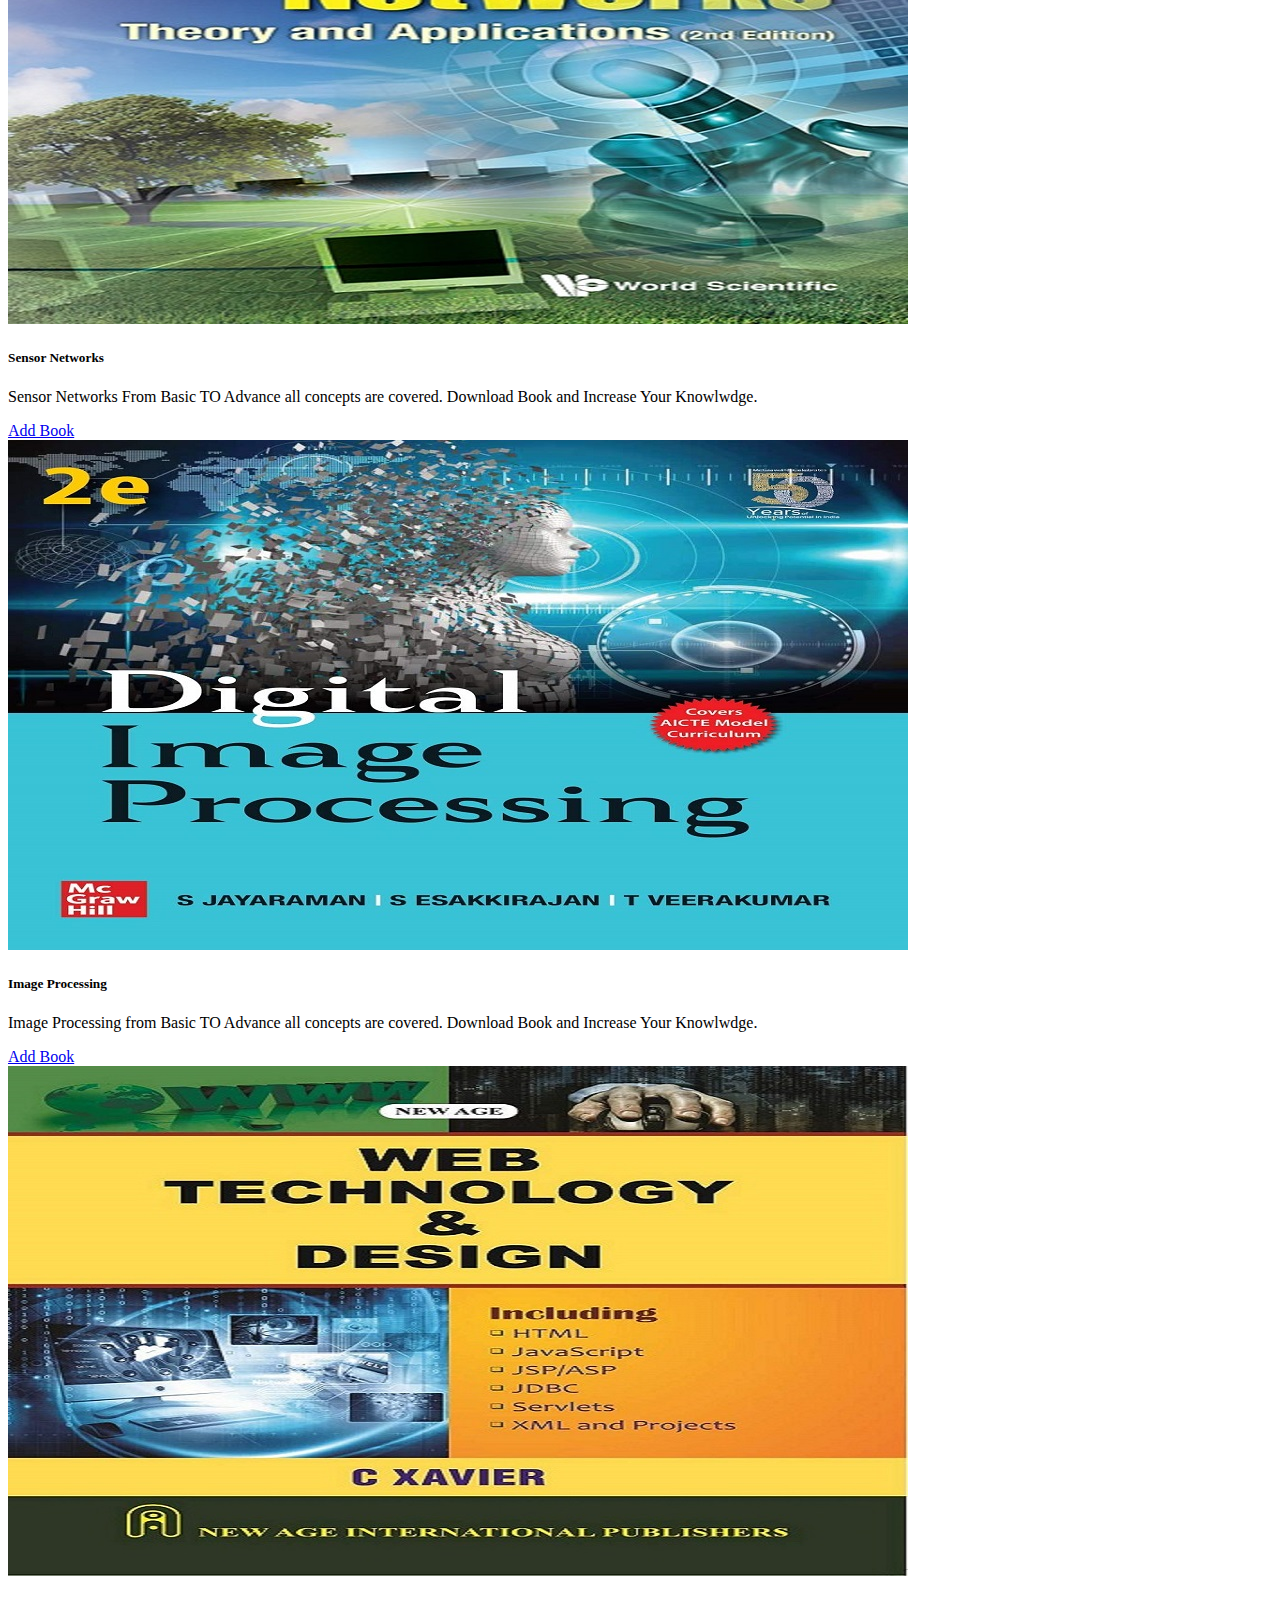
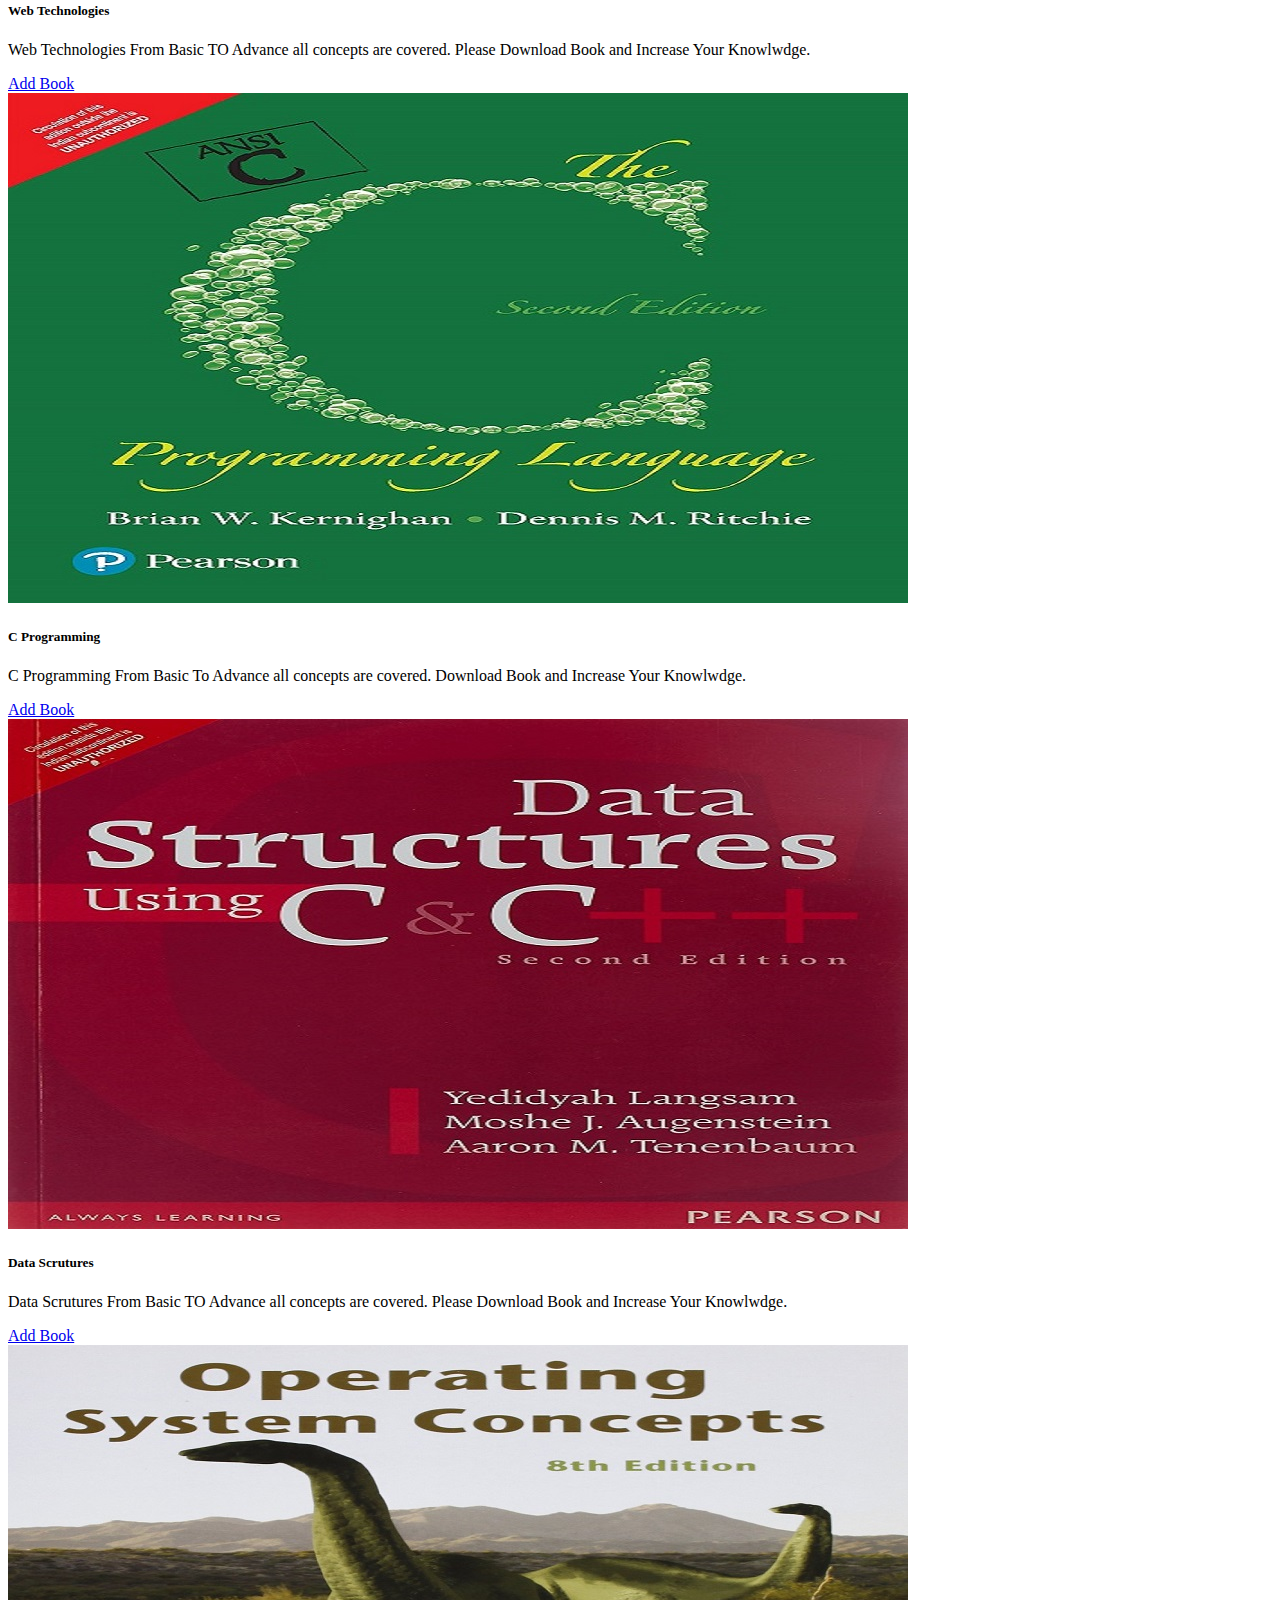
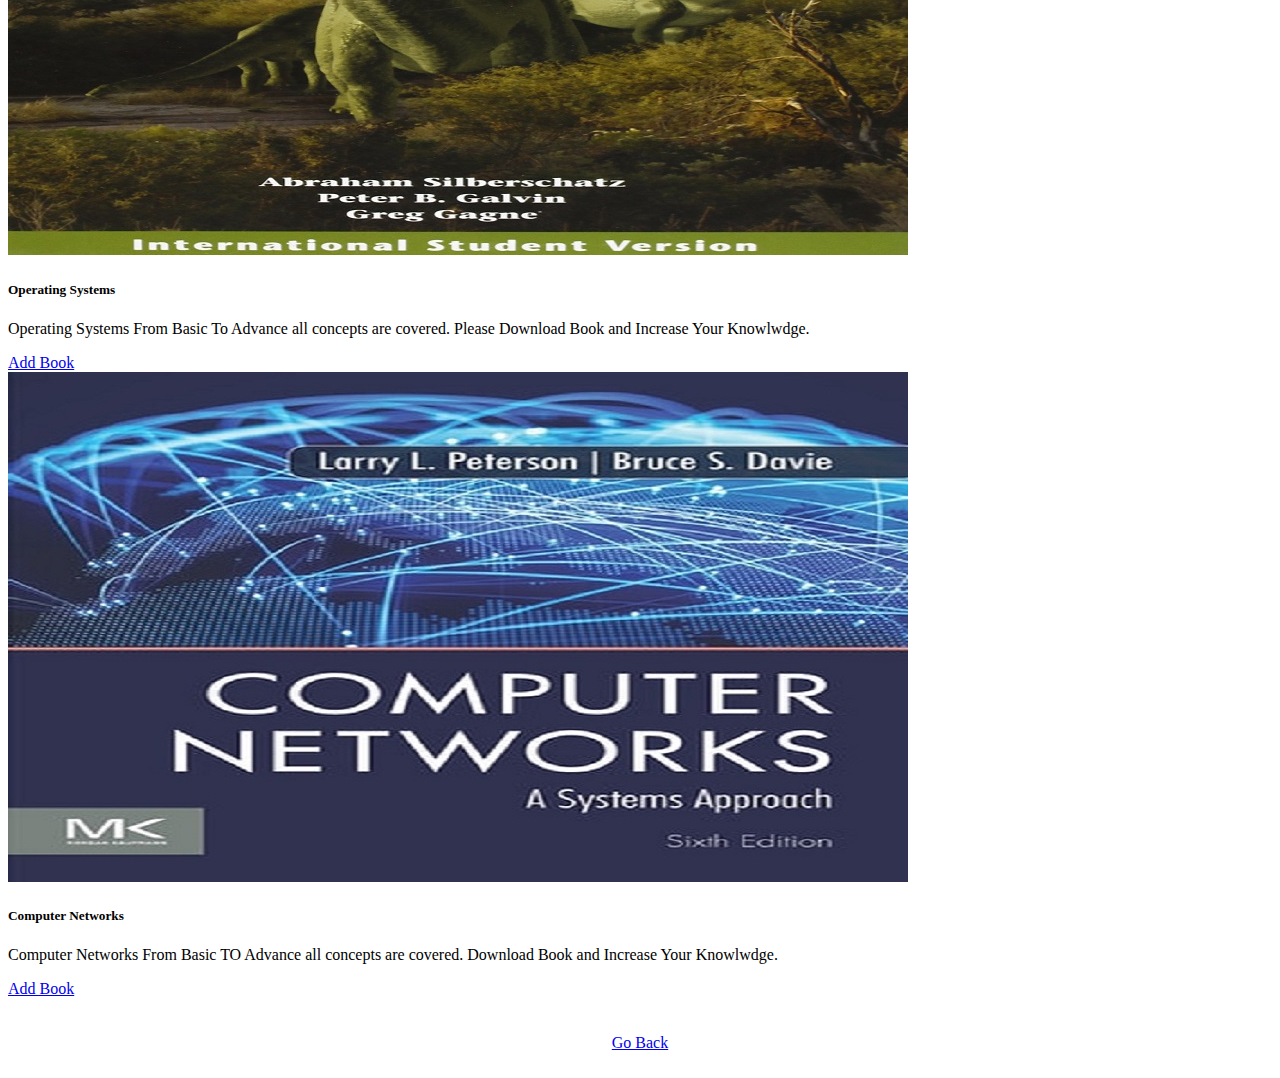
<file: library/books.html>
<!doctype html>
<html lang="en">

<head>
    <!-- Required meta tags -->
    <meta charset="utf-8">
    <meta name="viewport" content="width=device-width, initial-scale=1">

    <!-- Bootstrap CSS -->
    <link href="https://cdn.jsdelivr.net/npm/bootstrap@5.0.0-beta2/dist/css/bootstrap.min.css" rel="stylesheet"
        integrity="sha384-BmbxuPwQa2lc/FVzBcNJ7UAyJxM6wuqIj61tLrc4wSX0szH/Ev+nYRRuWlolflfl" crossorigin="anonymous">
        <title>Books Page</title>
</head>
<style>
  h1{
    font-size: 50px;
  }
  .gbtn{
    color: rgb(94, 193, 70);
    text-align: center;
  }
  
</style>

<body>
    <!--<nav class="navbar navbar-expand-lg navbar-dark bg-dark">
        <div class="container-fluid">
            <a class="navbar-brand" href="#">Navbar</a>
            <button class="navbar-toggler" type="button" data-bs-toggle="collapse"
                data-bs-target="#navbarSupportedContent" aria-controls="navbarSupportedContent" aria-expanded="false"
                aria-label="Toggle navigation">
                <span class="navbar-toggler-icon"></span>
            </button>
            <div class="collapse navbar-collapse" id="navbarSupportedContent">
                <ul class="navbar-nav me-auto mb-2 mb-lg-0">
                    <li class="nav-item">
                        <a class="nav-link active" aria-current="page" href="#">Home</a>
                    </li>


                </ul>

            </div>
        </div>
    </nav>-->
  

    <h1 class="text-center py-4">Book Store</h1><br><br>
    <div class="row row-cols-1 row-cols-md-3 g-4 col-md-10 m-auto">
        <div class="col">
          <div class="card">
            <img src="cd.jpg" class="card-img-top" alt="...">
            <div class="card-body">
              <h5 class="card-title">Compiler Design</h5>
              <p class="card-text">Compiler Design From Basic TO Advance all concepts are covered. Please Download Book and Increase Your Knowlwdge.</p>
              <a href="#" class="btn btn-info" data-bs-toggle="tooltip" data-bs-placement="right" title="Add Book">Add Book</a>
            </div>
          </div>
        </div>
        <div class="col">
          <div class="card">
            <img src="dwdm.jpg" class="card-img-top" alt="...">
            <div class="card-body">
              <h5 class="card-title">Data Warehousing and Data Mining</h5>
              <p class="card-text">Data Warehousing and Data Mining From Basic To Advance  all concepts are covered Please Download Book and Increase Your Knowlwdge.</p>
              <a href="#" class="btn btn-info" data-bs-toggle="tooltip" data-bs-placement="right" title="Add Book">Add Book</a>

            </div>
          </div>
        </div>
        <div class="col">
          <div class="card">
            <img src="sn.jpg" class="card-img-top" alt="...">
            <div class="card-body">
              <h5 class="card-title">Sensor Networks</h5>
              <p class="card-text">Sensor Networks From Basic TO Advance all concepts are covered. Download Book and Increase Your Knowlwdge.</p>
                <a href="#" class="btn btn-info" data-bs-toggle="tooltip" data-bs-placement="right" title="Add Book">Add Book</a>

            </div>
          </div>
        </div>
        
      </div>
    <div class="row row-cols-1 row-cols-md-3 g-4 col-md-10 m-auto">
        <div class="col">
          <div class="card">
            <img src="ip.jpg" class="card-img-top" alt="...">
            <div class="card-body">
              <h5 class="card-title">Image Processing</h5>
              <p class="card-text">Image Processing from Basic TO Advance all concepts are covered. Download Book and Increase Your Knowlwdge.</p>
                <a href="#" class="btn btn-info" data-bs-toggle="tooltip" data-bs-placement="right" title="Add Book">Add Book</a>

            </div>
          </div>
        </div>
        <div class="col">
          <div class="card">
            <img src="wt.jpg" class="card-img-top" alt="...">
            <div class="card-body">
              <h5 class="card-title">Web Technologies</h5>
              <p class="card-text">Web Technologies From Basic TO Advance all concepts are covered. Please Download Book and Increase Your Knowlwdge.</p>
                <a href="#" class="btn btn-info" data-bs-toggle="tooltip" data-bs-placement="right" title="Add Book">Add Book</a>

            </div>
          </div>
        </div>
        <div class="col">
          <div class="card">
            <img src="c.jpg" class="card-img-top" alt="...">
            <div class="card-body">
              <h5 class="card-title">C Programming</h5>
              <p class="card-text">C Programming From Basic To Advance all concepts are covered. Download Book and Increase Your Knowlwdge.</p>
                            <a href="#" class="btn btn-info" data-bs-toggle="tooltip" data-bs-placement="right" title="Add Book">Add Book</a>

            </div>
          </div>
        </div>
      </div>
          
      <div class="row row-cols-1 row-cols-md-3 g-4 col-md-10 m-auto">
        <div class="col">
          <div class="card">
            <img src="ds.jpg" class="card-img-top" alt="...">
            <div class="card-body">
              <h5 class="card-title">Data Scrutures</h5>
              <p class="card-text">Data Scrutures From Basic TO Advance all concepts are covered. Please Download Book and Increase Your Knowlwdge.</p>
              <a href="#" class="btn btn-info" data-bs-toggle="tooltip" data-bs-placement="right" title="Add Book">Add Book</a>
            </div>
          </div>
        </div>
        <div class="col">
          <div class="card">
            <img src="os.jpg" class="card-img-top" alt="...">
            <div class="card-body">
              <h5 class="card-title">Operating Systems</h5>
              <p class="card-text">Operating Systems From Basic To Advance all concepts are covered. Please Download Book and Increase Your Knowlwdge.</p>
              <a href="#" class="btn btn-info" data-bs-toggle="tooltip" data-bs-placement="right" title="Add Book">Add Book</a>

            </div>
          </div>
        </div>
        <div class="col">
          <div class="card">
            <img src="cn.jpg" class="card-img-top" alt="...">
            <div class="card-body">
              <h5 class="card-title">Computer Networks</h5>
              <p class="card-text">Computer Networks From Basic TO Advance all concepts are covered. Download Book and Increase Your Knowlwdge.</p>
                <a href="#" class="btn btn-info" data-bs-toggle="tooltip" data-bs-placement="right" title="Add Book">Add Book</a>

            </div>
          </div>
        </div>
        
      </div>  <br><br>
      <div class="gbtn">  
        <a href="index.html" button type="button" class="btn btn-success btn-lg">Go Back</button> </a>
    </div> <br>
      
    <!-- Optional JavaScript; choose one of the two! -->

    <!-- Option 1: Bootstrap Bundle with Popper -->
    <script src="https://cdn.jsdelivr.net/npm/bootstrap@5.0.0-beta2/dist/js/bootstrap.bundle.min.js"
        integrity="sha384-b5kHyXgcpbZJO/tY9Ul7kGkf1S0CWuKcCD38l8YkeH8z8QjE0GmW1gYU5S9FOnJ0"
        crossorigin="anonymous"></script>

    <!-- Option 2: Separate Popper and Bootstrap JS -->
    <!--
    <script src="https://cdn.jsdelivr.net/npm/@popperjs/core@2.6.0/dist/umd/popper.min.js" integrity="sha384-KsvD1yqQ1/1+IA7gi3P0tyJcT3vR+NdBTt13hSJ2lnve8agRGXTTyNaBYmCR/Nwi" crossorigin="anonymous"></script>
    <script src="https://cdn.jsdelivr.net/npm/bootstrap@5.0.0-beta2/dist/js/bootstrap.min.js" integrity="sha384-nsg8ua9HAw1y0W1btsyWgBklPnCUAFLuTMS2G72MMONqmOymq585AcH49TLBQObG" crossorigin="anonymous"></script>
    -->
</body>

<script>
    var tooltipTriggerList = [].slice.call(document.querySelectorAll('[data-bs-toggle="tooltip"]'))
var tooltipList = tooltipTriggerList.map(function (tooltipTriggerEl) {
  return new bootstrap.Tooltip(tooltipTriggerEl)
})
</script>
</html>
</file>
<file: library/index.css>
body {
	font-family: 'Poppins', sans-serif;
}
header .carousel-inner .item {
	height: 100vh;
}
.navbar-inverse {
	background-color: transparent;
	border-color: transparent;
}
.navbar-inverse .navbar-brand {
	color: #fff;
	font-size:35px;
	padding: 1px 8px;
	font-weight: 700;
    /*background-image: linear-gradient(to left, violet, indigo, green, blue, rgb(196, 196, 10), orange, red);
    -webkit-background-clip: text;
    -moz-background-clip: text;
    background-clip: text;
    color: transparent;*/
     
}
.nav.navbar-nav.navbar-right {
	margin: 25px 0px;
}
.navbar-inverse .navbar-nav>li>a {
	color: #fff;
	text-transform: uppercase;
}
.banner {
	-webkit-background-size: cover;
	background-size: cover;
	background-position: center center;
	background-repeat: no-repeat;
	height: 100vh;
}
.carousel-caption {
	padding-bottom: 250px;
	font-family: poppins;
}
.carousel-caption h2 {
	font-size: 70px;
	text-transform: uppercase;
	font-weight: bold;
}
.carousel-caption h2 span {
	color: #FFFF00;
}
.carousel-caption a {
	background: #FFFF00;
	padding: 15px 35px;
	display: inline-block;
	margin-top: 15px;
	color: #fff;
	text-transform: uppercase;
	border-radius: 25px;
}
.carousel-control.right {
	background-image: none;
}
.carousel-control.left {
	background-image: none;
}
.carousel-indicators .active {
	background-color: #FFFF00;
	border-color: #FFFF00;
}
/*responsive css*/

@media only screen and (min-width: 768px) and (max-width: 991px) {
	.carousel-caption {
		padding-bottom: 350px;
	}
	.carousel-caption h2 {
		font-size: 50px;
	}
}
@media only screen and (max-width: 767px) {
	.navbar-inverse .navbar-brand {
		font-size: 30px;
		padding: 20px 15px;
	}
	.navbar-collapse {
		background: rgba(0, 0, 0, 0.5);
	}
	.carousel-caption {
		padding-bottom: 120px;
	}
	.carousel-caption h2 {
		font-size: 25px;
	}
	.carousel-caption h3 {
		font-size: 18px;
	}
	.carousel-caption a {
		padding: 10px 25px;
	}
}
</file>
<file: style.css>
.image-container{
    background: url('bk2.jpg') center no-repeat;
    background-size: cover;
    height: 100vh;
}

.form-container{
    background-color:#ebd811;
    display: flex;
    justify-content: center;
}

.form-box{
    display: flex;
    flex-direction: column;
    justify-content: center;
    min-height: 100vh;
}

.form-box h4{
    font-weight: bold;
    color: #fff;
}

.form-box .form-input{
    position: relative;
}

.form-box .form-input input{
    width: 100%;
    height: 40px;
    margin-bottom: 20px;
    border:none;
    border-radius: 5px;
    outline: none;
    background: white;
    padding-left: 45px;
}

.form-box .form-input span{
    position: absolute;
    top: 8px;
    padding-left: 20px;
    color: #777;
}

.form-box .form-input input::placeholder{
    padding-left: 0px;
}

.form-box .form-input input:focus,
.form-box .form-input input:valid{
    border-bottom: 2px solid #48403d;
}

.form-box input[type="checkbox"]:not(:checked) + label:before{
    background: transparent;
    border: 2px solid #fff;
    width: 15px;
    height: 15px;
}

.form-box .custom-checkbox .custom-control-input:checked ~ .custom-control-label::before{
    background-color: #48403d;
    border: 0px;
}

.forget-link, .register-link, .login-link{
    color: #fff;
    font-weight: bold;
}

.forget-link:hover, .register-link:hover, .login-link:hover{
    color: #292525;
}

.form-box button[type="submit"]{
    border: none;
    cursor: pointer;
    width: 150px;
    height: 40px;
    border-right: 5px;
    background-color: #fff;
    color: #000;
    font-weight: bold;
    transition: 0.5s;
}

.form-box button[type="submit"]:hover{
    box-shadow: 0px 9px 10px -2px rgba(0,0,0,0.55);
    -webkit-box-shadow: 0px 9px 10px -2px rgba(0,0,0,0.55);
    -moz-box-shadow: 0px 9px 10px -2px rgba(0,0,0,0.55);
}
.form-box .btn-social {
    color: white;
    border: 0;
}

.form-box .btn-facebook {
    background: #4866a8;
}

.form-box .btn-google {
    background: #da3f34;
}

.form-box .btn-twitter {
    background: #33ccff;
}

.form-box .btn-facebook:hover {
    color: white;
    background: hsla(221, 40%, 40%, 1);
}

.form-box .btn-google:hover {
    color: white;
    background: hsla(4, 59%, 47%, 1);
}

.form-box .btn-twitter:hover {
    color: white;
    background: hsla(195, 78%, 54%, 1);
}
</file>
<file: home.css>
body {
	font-family: 'Poppins', sans-serif;
}
header .carousel-inner .item {
	height: 100vh;
}
.navbar-inverse {
	background-color: transparent;
	border-color: transparent;
}
.navbar-inverse .navbar-brand {
	color: #fff;
	font-size:35px;
	padding: 1px 8px;
	font-weight: 700;
    /*background-image: linear-gradient(to left, violet, indigo, green, blue, rgb(196, 196, 10), orange, red);
    -webkit-background-clip: text;
    -moz-background-clip: text;
    background-clip: text;
    color: transparent;*/
     
}
.nav.navbar-nav.navbar-right {
	margin: 25px 0px;
}
.navbar-inverse .navbar-nav>li>a {
	color: #fff;
	text-transform: uppercase;
}
.banner {
	-webkit-background-size: cover;
	background-size: cover;
	background-position: center center;
	background-repeat: no-repeat;
	height: 100vh;
}
.carousel-caption {
	padding-bottom: 250px;
	font-family: poppins;
}
.carousel-caption h2 {
	font-size: 70px;
	text-transform: uppercase;
	font-weight: bold;
}
.carousel-caption h2 span {
	color: #FFFF00;
}
.carousel-caption a {
	background: #FFFF00;
	padding: 15px 35px;
	display: inline-block;
	margin-top: 15px;
	color: #fff;
	text-transform: uppercase;
	border-radius: 25px;
}
.carousel-control.right {
	background-image: none;
}
.carousel-control.left {
	background-image: none;
}
.carousel-indicators .active {
	background-color: #FFFF00;
	border-color: #FFFF00;
}
/*responsive css*/

@media only screen and (min-width: 768px) and (max-width: 991px) {
	.carousel-caption {
		padding-bottom: 350px;
	}
	.carousel-caption h2 {
		font-size: 50px;
	}
}
@media only screen and (max-width: 767px) {
	.navbar-inverse .navbar-brand {
		font-size: 30px;
		padding: 20px 15px;
	}
	.navbar-collapse {
		background: rgba(0, 0, 0, 0.5);
	}
	.carousel-caption {
		padding-bottom: 120px;
	}
	.carousel-caption h2 {
		font-size: 25px;
	}
	.carousel-caption h3 {
		font-size: 18px;
	}
	.carousel-caption a {
		padding: 10px 25px;
	}
}
</file>
<file: payment.css>
*{padding:0; margin:0; box-sizing: border-box; font-family:sans-serif;}
header{
	width: 100vw;
	min-height: 100vh;
	background-image: url('./bookimg_1.jpg');
	background-repeat: no-repeat;
    height: 100%;
    background-position: center;
    background-size: cover;
	font-size: 1.2rem;
	display: flex;
	justify-content: center;
	align-items: center;
}
.container{
	background: white;
	max-width: 800px;
	min-height: 500px;
	display: flex;
	justify-content:space-between;
	align-items: flex-start;
	padding: 0.5rem 1.5rem;
}
.left{
	flex-basis: 50%;
}
.right{
	flex-basis: 50%;
}
form{
	padding: 1rem;
}

h3{
	margin-top: 1rem;
	color:#2c3e50;
	}

form input[type="text"]{
	width: 100%;
	padding: 0.5rem 0.7rem;
	margin: 0.5rem 0;
	outline: none;
}

#zip{
	display: flex;
	margin-top: 0.5rem;
}
#zip select{
	padding: 0.5rem 0.7rem;
}
#zip input[type="number"]{
	padding: 0.5rem 0.7rem;
	margin-left: 5px;	
}
input[type="submit"]{
	width: 100%;
	padding: 0.7rem 1.5rem;
	background: #34495e;
	color: white;
	border: none;
	outline: none;
	margin-top: 1rem;
	cursor: pointer;
}

input[type="submit"]:hover{
	background: #2c3e50;
}


@media only screen and (max-width: 770px){
	.container{
		flex-direction: column;
	}
	body{
		overflow-x: hidden;
	}
}
</file>
